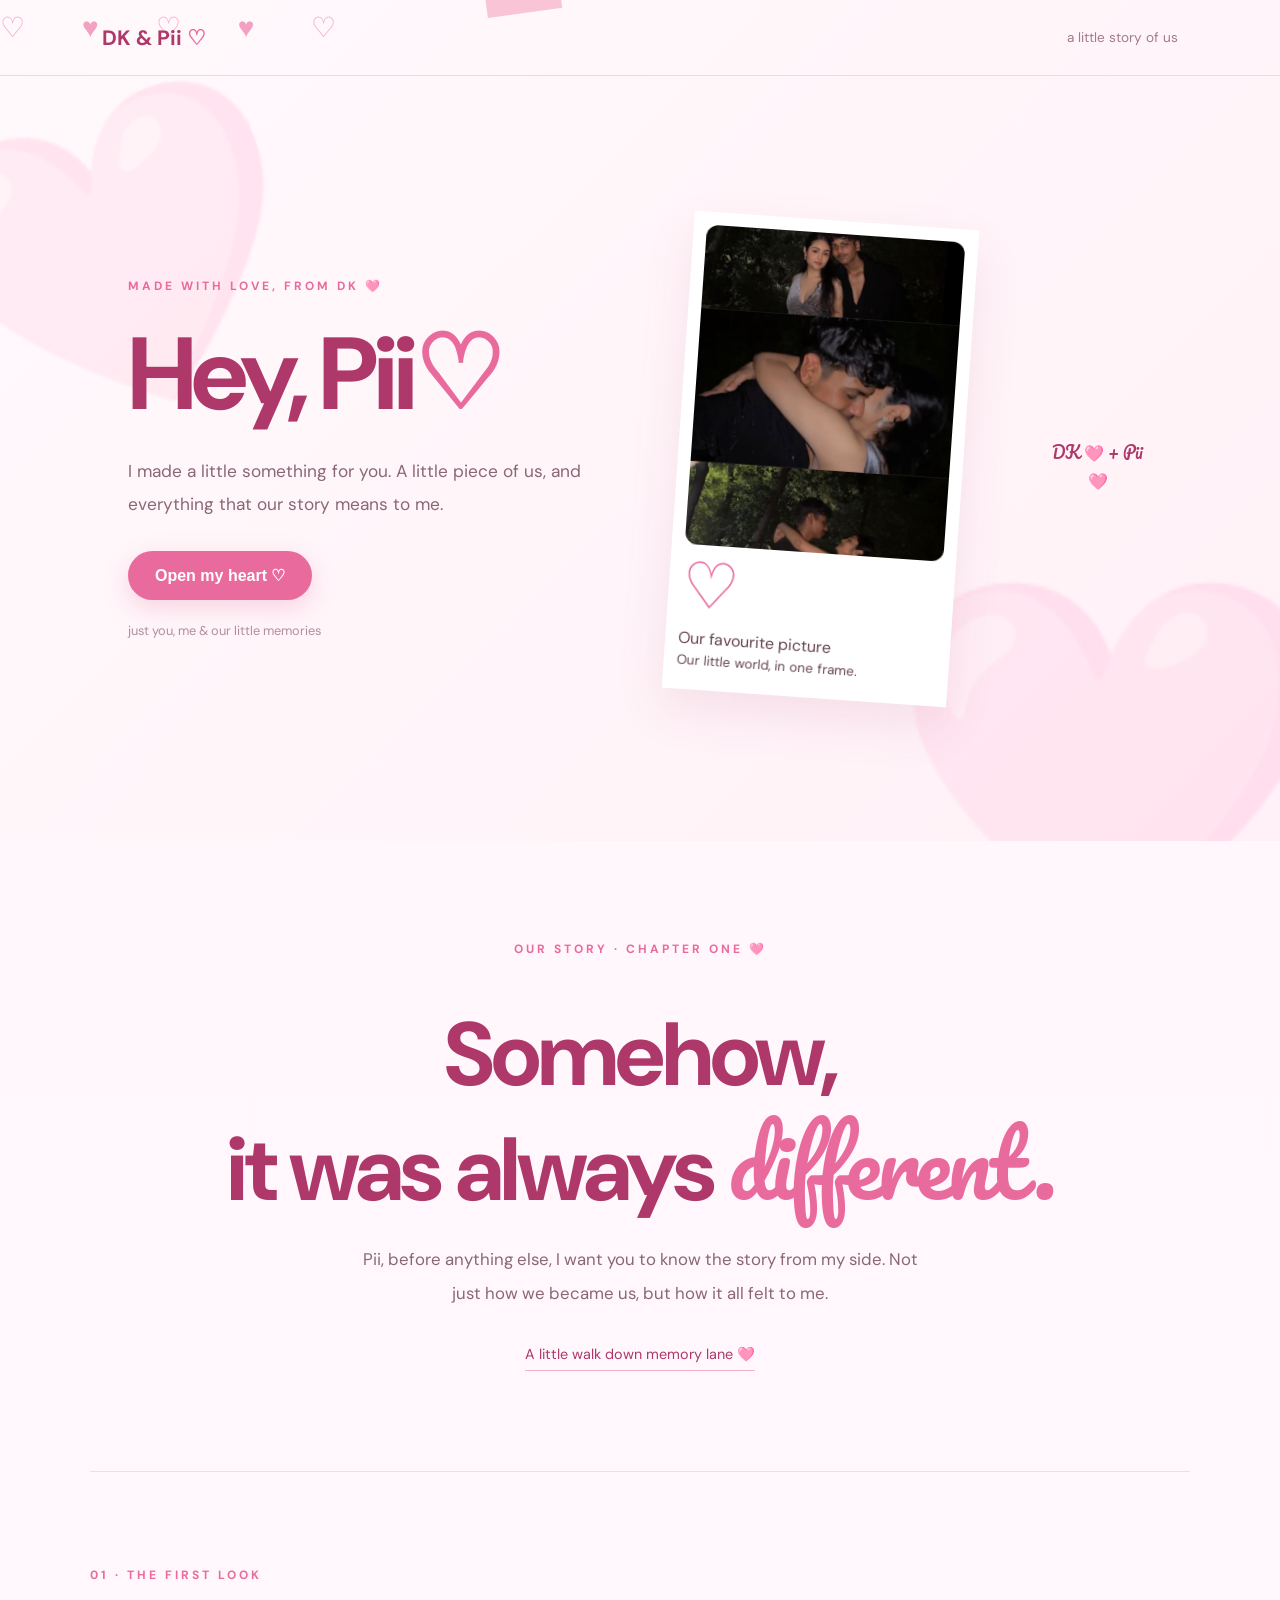
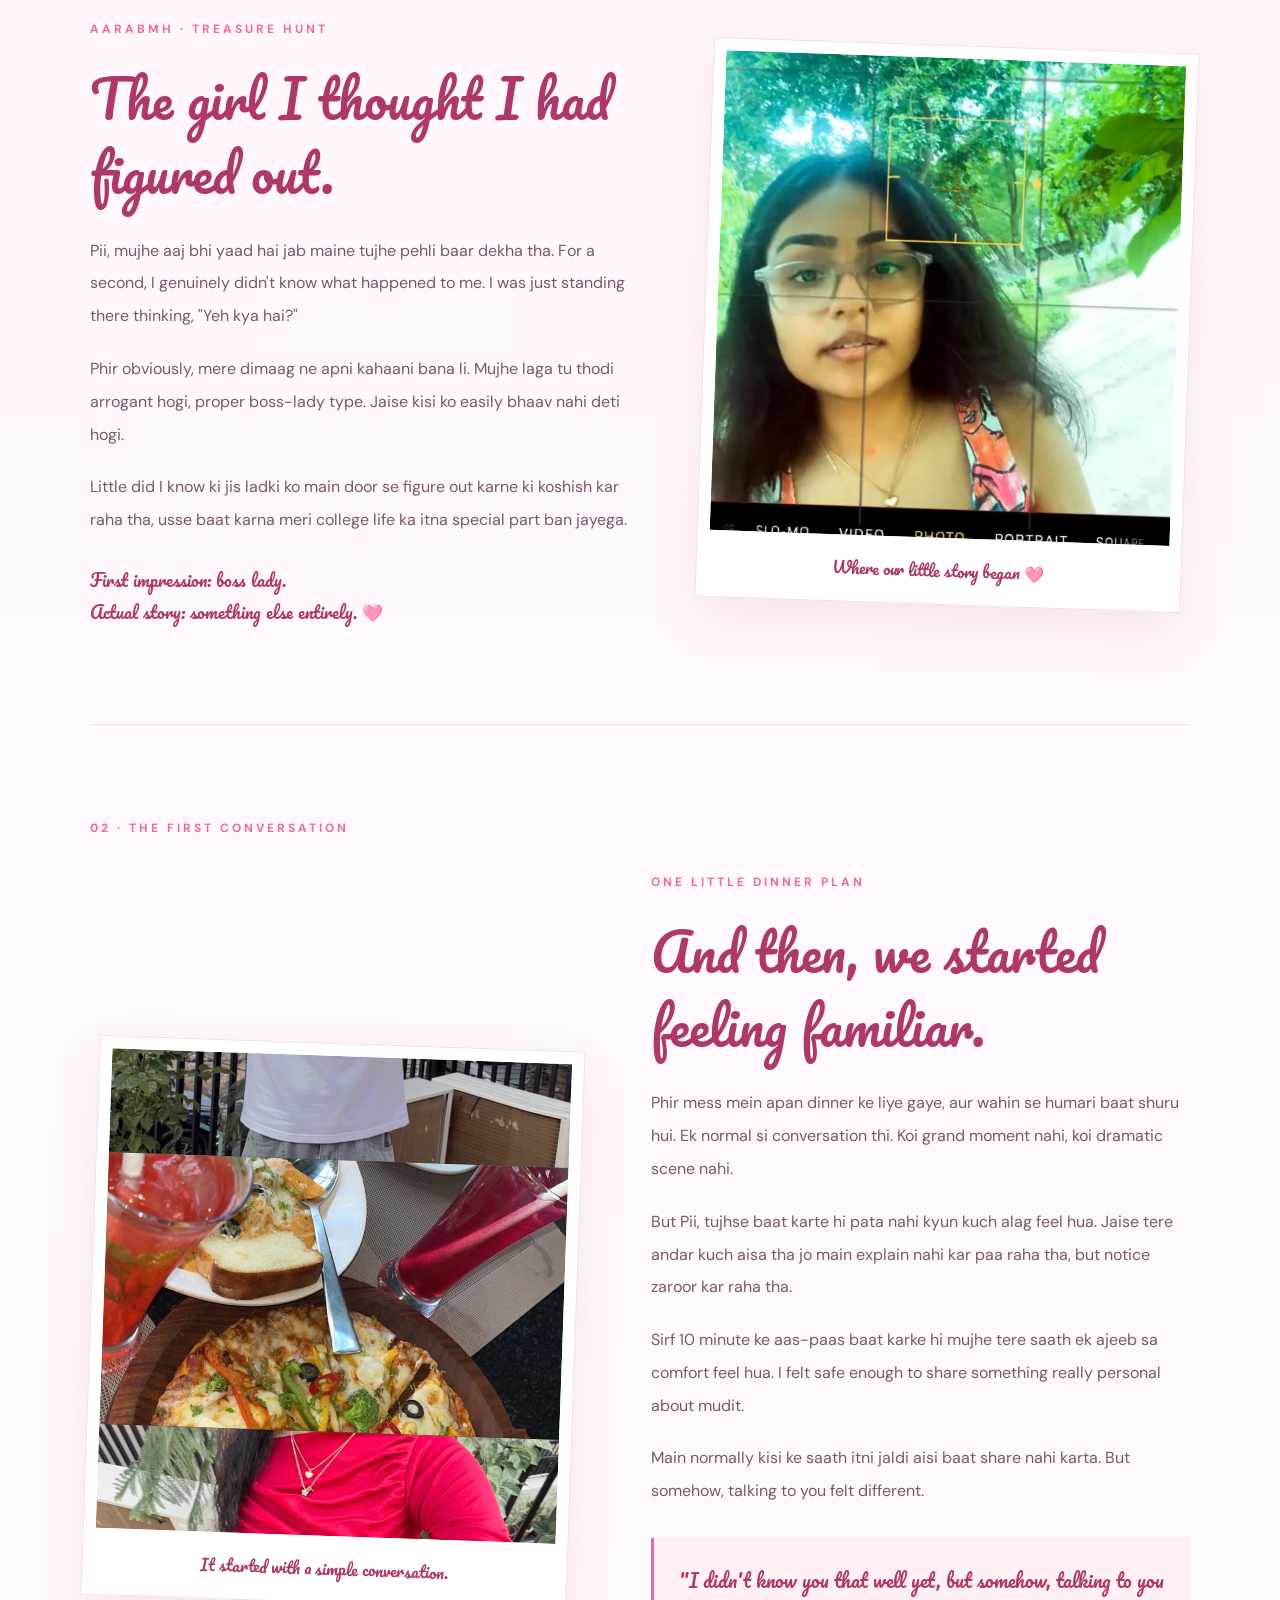
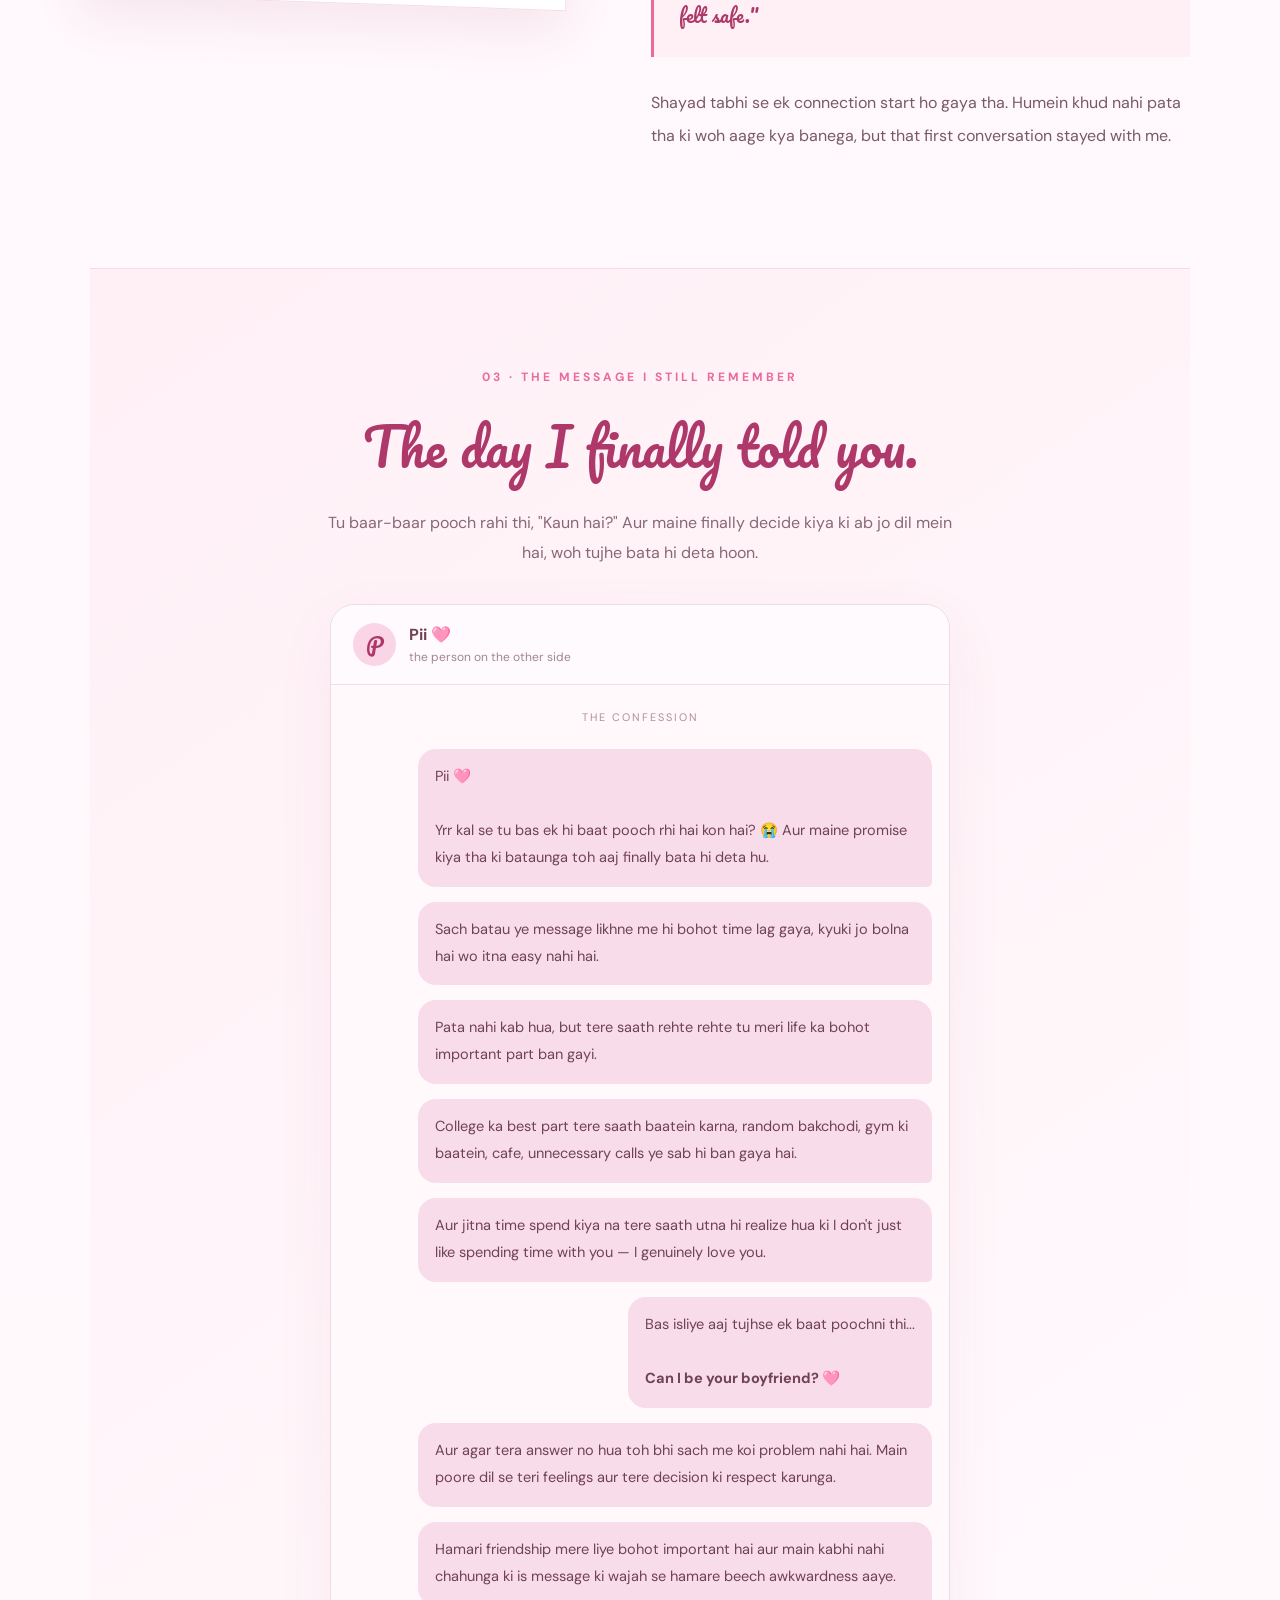
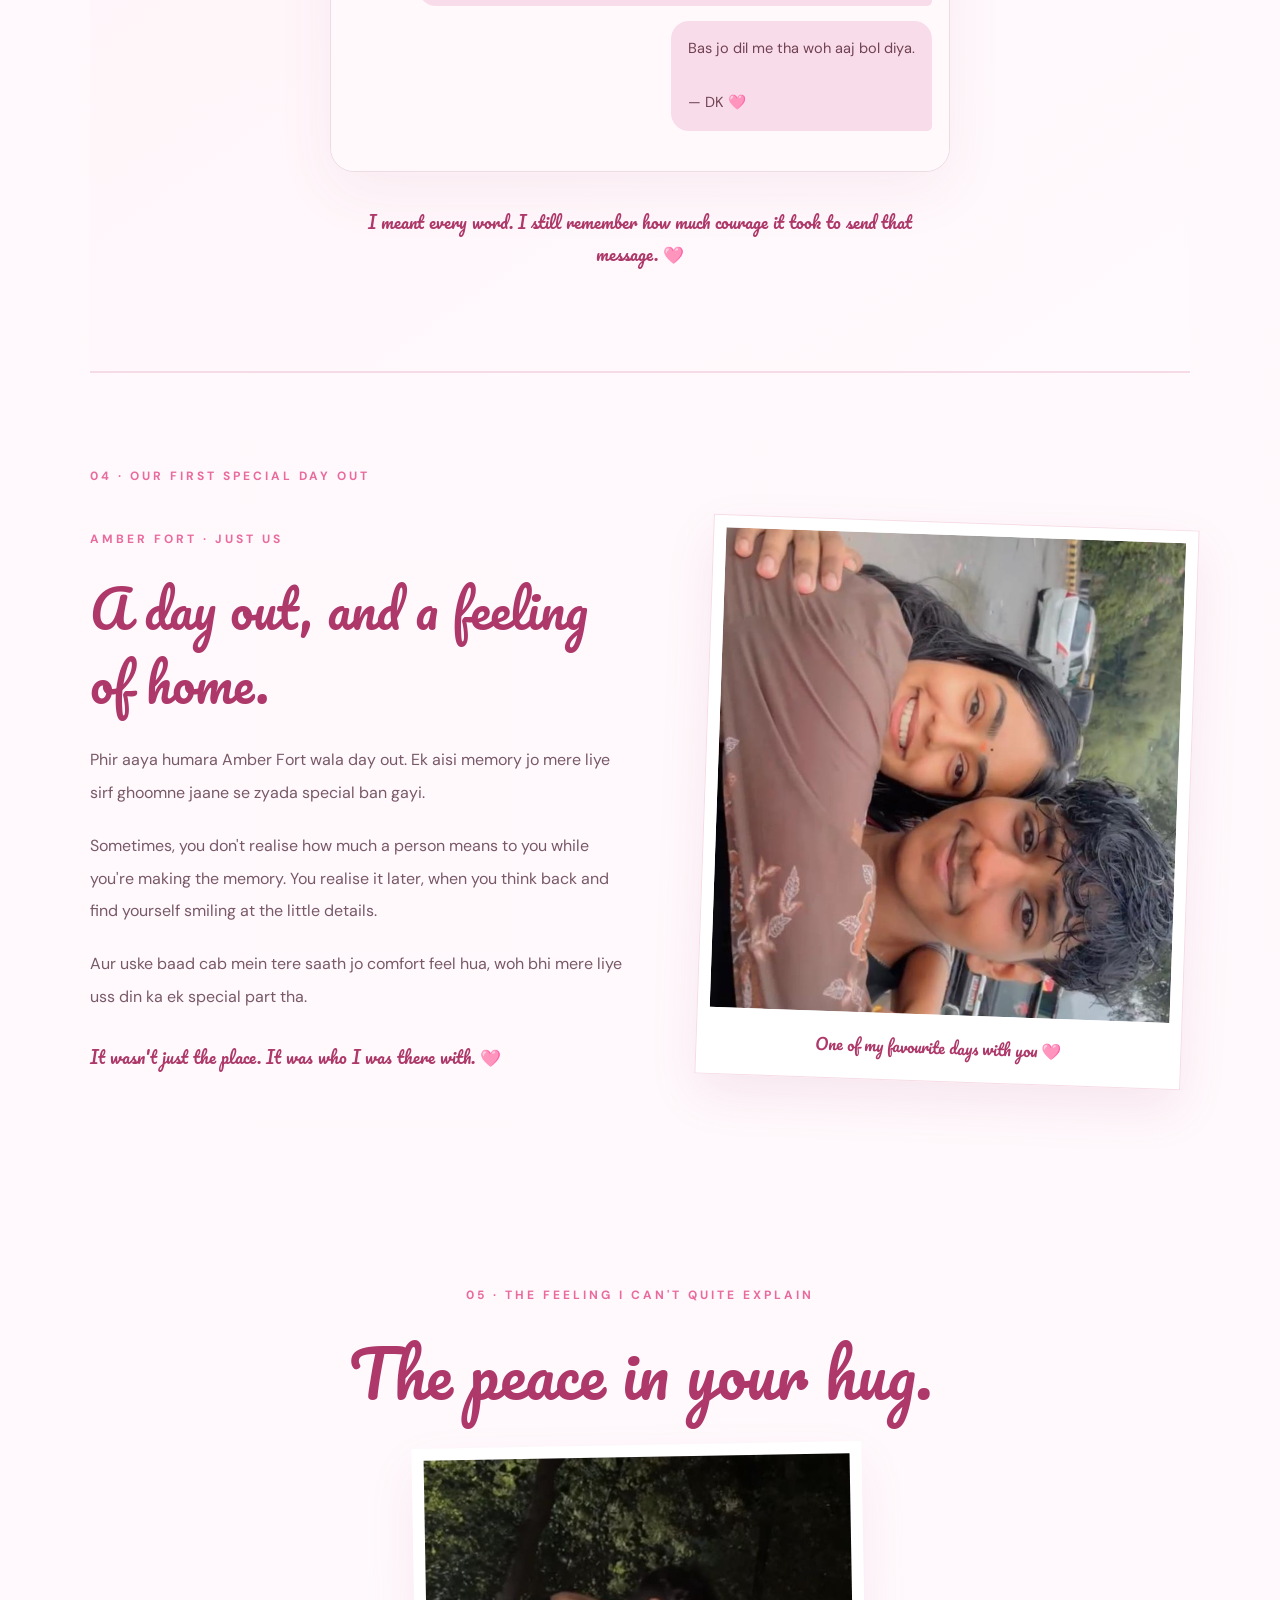
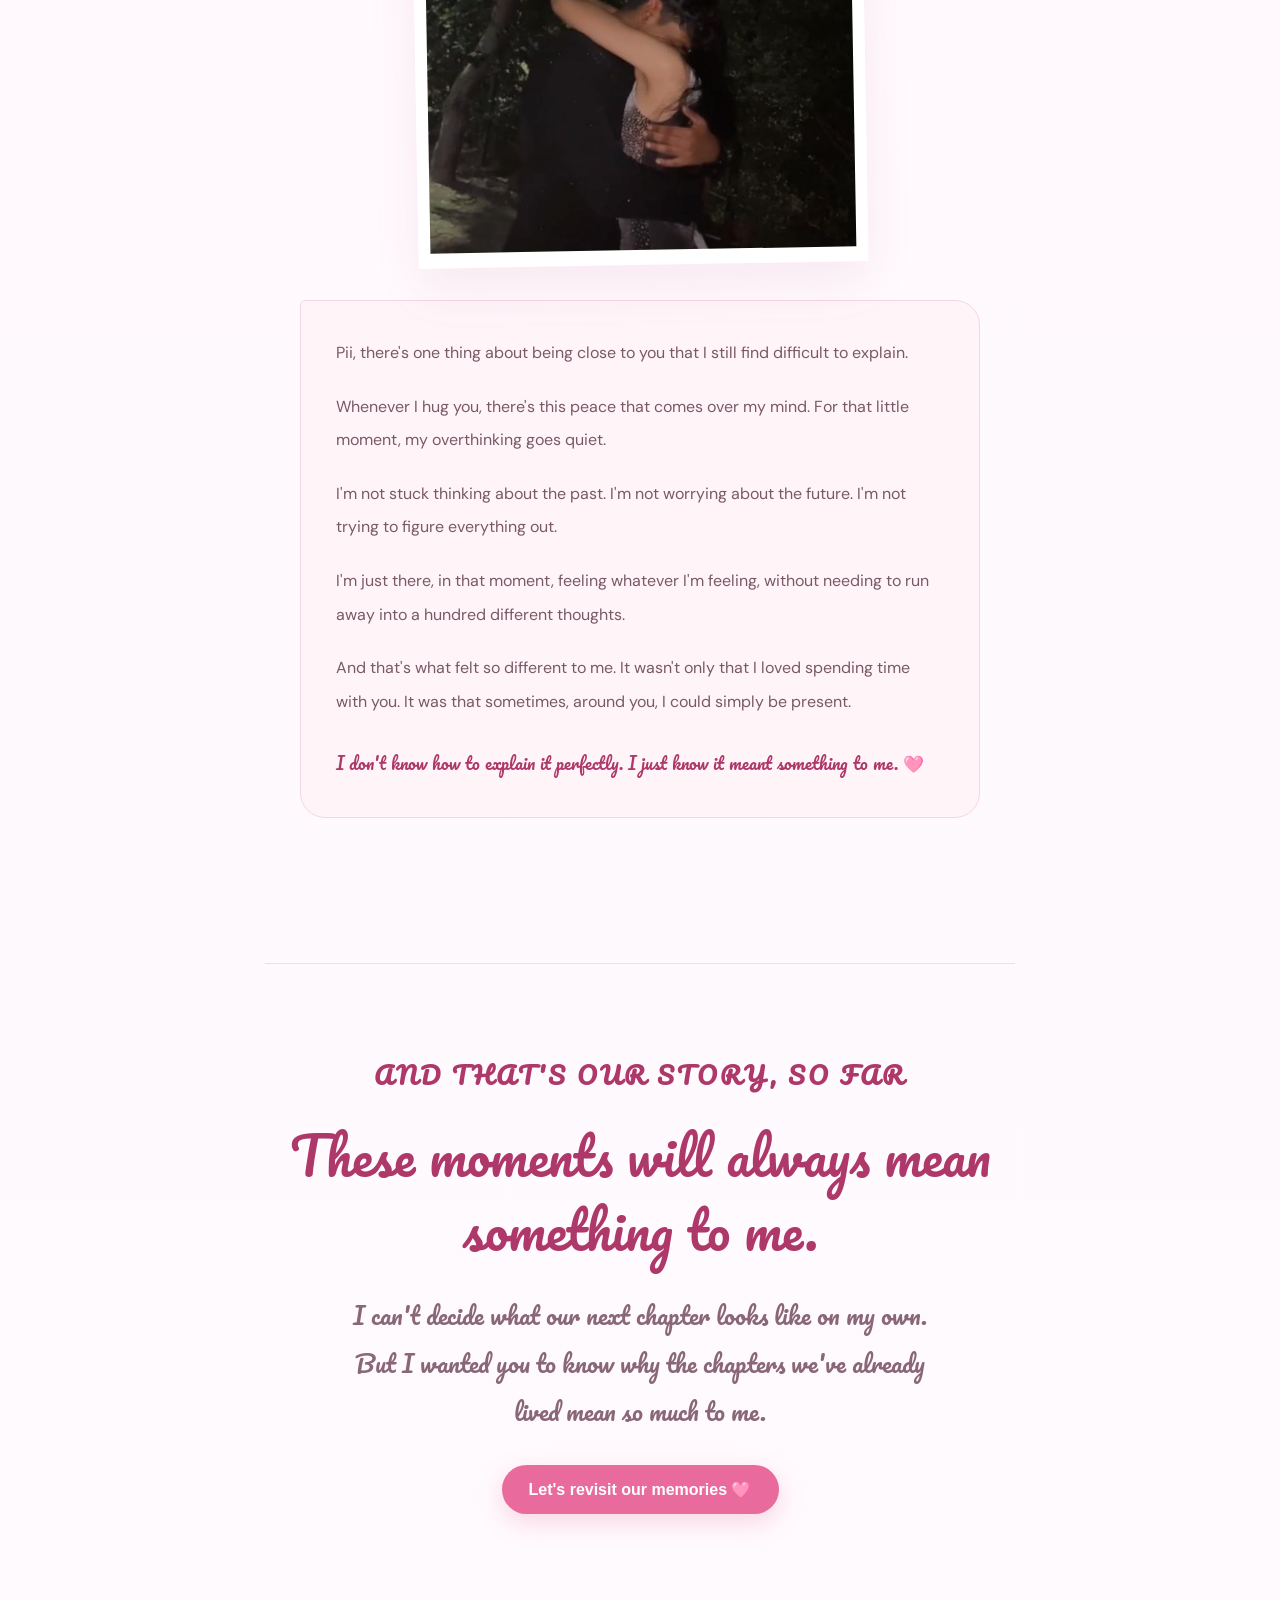
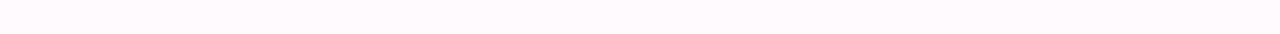
<file: index.html>
<!DOCTYPE html>
<html lang="en">
<head>
    <meta charset="UTF-8">
    <meta name="viewport" content="width=device-width, initial-scale=1.0">
    <title>A Little More Us ♡</title>
    <link rel="stylesheet" href="style.css">
</head>
<body>

    <div class="hearts" aria-hidden="true">
        ♡   ♥   ♡   ♥   ♡
    </div>

    <nav class="navbar">
        <a class="logo" href="#">DK & Pii <span>♡</span></a>
        <span class="nav-note">a little story of us</span>
    </nav>

    <main class="hero">

        <div class="hero-content">
            <p class="eyebrow">MADE WITH LOVE, FROM DK 🩷</p>

            <h1>Hey, Pii<span class="pink">♡</span></h1>

            <p class="subtitle">
                I made a little something for you.
                A little piece of us, and everything
                that our story means to me.
            </p>

            <button id="openStory" class="main-button">
                Open my heart <span>♡</span>
            </button>

            <p class="small-note">
                just you, me & our little memories
            </p>
        </div>

        <div class="photo-card">
           <div class="photo-placeholder">
               <img src="images/pii.jpg" alt="Our favourite picture">
           </div>
                <span class="big-heart">♡</span>
                <p>Our favourite picture</p>
                <small>Our little world, in one frame.</small>
            </div>
            <div class="card-caption">DK 🩷 + Pii 🩷</div>
            <span class="tape"></span>
        </div>

    </main>

<!-- PAGE 2: OUR STORY -->
<section id="story" class="story-page">

    <div class="story-hero">
        <p class="eyebrow">OUR STORY · CHAPTER ONE 🩷</p>
        <h2>Somehow,<br>it was always <span>different.</span></h2>
        <p class="story-intro">
            Pii, before anything else, I want you to know
            the story from my side. Not just how we
            became us, but how it all felt to me.
        </p>
        <a href="#first-meeting" class="scroll-cue">
            A little walk down memory lane 🩷
        </a>
    </div>

    <!-- CHAPTER 1 -->
    <div id="first-meeting" class="story-chapter">
        <div class="chapter-label">01 · THE FIRST LOOK</div>

        <div class="chapter-layout">
            <div class="chapter-copy">
                <p class="eyebrow">AARABMH · TREASURE HUNT</p>
                <h3>The girl I thought I had figured out.</h3>

                <p>
                    Pii, mujhe aaj bhi yaad hai jab maine
                    tujhe pehli baar dekha tha. For a second,
                    I genuinely didn't know what happened
                    to me. I was just standing there thinking,
                    "Yeh kya hai?"
                </p>

                <p>
                    Phir obviously, mere dimaag ne apni
                    kahaani bana li. Mujhe laga tu thodi
                    arrogant hogi, proper boss-lady type.
                    Jaise kisi ko easily bhaav nahi deti hogi.
                </p>

                <p>
                    Little did I know ki jis ladki ko main
                    door se figure out karne ki koshish
                    kar raha tha, usse baat karna meri
                    college life ka itna special part ban jayega.
                </p>

                <div class="handwritten-note">
                    First impression: boss lady.
                    <br>
                    Actual story: something else entirely. 🩷
                </div>
            </div>

            <div class="chapter-visual tilted-photo">
                <div class="photo-slot">
                    <img src="images/aarambh.jpg"
                         alt="A memory from Aarambh"
                         onerror="this.style.display='none'; this.nextElementSibling.style.display='flex';">
                    <div class="photo-fallback">
                        <span>📸</span>
                        <strong>Our Aarambh memory</strong>
                        <small>Add your photo as images/aarambh.jpg</small>
                    </div>
                </div>
                <p class="photo-caption">
                    Where our little story began 🩷
                </p>
            </div>
        </div>
    </div>

    <!-- CHAPTER 2 -->
    <div class="story-chapter reverse-layout">
        <div class="chapter-label">02 · THE FIRST CONVERSATION</div>

        <div class="chapter-layout">
            <div class="chapter-visual tilted-photo">
                <div class="photo-slot">
                    <img src="images/first-memory.jpg"
                         alt="A memory from the beginning"
                         onerror="this.style.display='none'; this.nextElementSibling.style.display='flex';">
                    <div class="photo-fallback">
                        <span>☕</span>
                        <strong>That first conversation</strong>
                        <small>Add a related photo here</small>
                    </div>
                </div>
                <p class="photo-caption">
                    It started with a simple conversation.
                </p>
            </div>

            <div class="chapter-copy">
                <p class="eyebrow">ONE LITTLE DINNER PLAN</p>
                <h3>And then, we started feeling familiar.</h3>

                <p>
                    Phir mess mein apan dinner ke liye gaye,
                    aur wahin se humari baat shuru hui.
                    Ek normal si conversation thi. Koi grand
                    moment nahi, koi dramatic scene nahi.
                </p>

                <p>
                    But Pii, tujhse baat karte hi pata nahi
                    kyun kuch alag feel hua. Jaise tere andar
                    kuch aisa tha jo main explain nahi kar
                    paa raha tha, but notice zaroor kar raha tha.
                </p>

                <p>
                    Sirf 10 minute ke aas-paas baat karke
                    hi mujhe tere saath ek ajeeb sa comfort
                    feel hua. I felt safe enough to share
                    something really personal about mudit.
                    
                </p>

                <p>
                    Main normally kisi ke saath itni jaldi
                    aisi baat share nahi karta. But somehow,
                    talking to you felt different.
                </p>

                <div class="highlight-quote">
                    "I didn't know you that well yet,
                    but somehow, talking to you felt safe."
                </div>

                <p>
                    Shayad tabhi se ek connection start ho
                    gaya tha. Humein khud nahi pata tha ki
                    woh aage kya banega, but that first
                    conversation stayed with me.
                </p>
            </div>
        </div>
    </div>

    <!-- CHAPTER 3 -->
    <div class="proposal-memory">
        <p class="eyebrow">03 · THE MESSAGE I STILL REMEMBER</p>
        <h3>The day I finally told you.</h3>

        <p class="proposal-intro">
            Tu baar-baar pooch rahi thi, "Kaun hai?"
            Aur maine finally decide kiya ki ab jo dil mein
            hai, woh tujhe bata hi deta hoon.
        </p>

        <div class="chat-window">
            <div class="chat-top">
                <div class="chat-avatar">P</div>
                <div>
                    <strong>Pii 🩷</strong>
                    <small>the person on the other side</small>
                </div>
            </div>

            <div class="chat-body">
                <div class="chat-date">THE CONFESSION</div>

                <div class="chat-bubble outgoing">
                    Pii 🩷
                    <br><br>
                    Yrr kal se tu bas ek hi baat pooch rhi
                    hai kon hai? 😭 Aur maine promise kiya
                    tha ki bataunga toh aaj finally bata hi deta hu.
                </div>

                <div class="chat-bubble outgoing">
                    Sach batau ye message likhne me hi
                    bohot time lag gaya, kyuki jo bolna hai
                    wo itna easy nahi hai.
                </div>

                <div class="chat-bubble outgoing">
                    Pata nahi kab hua, but tere saath rehte
                    rehte tu meri life ka bohot important
                    part ban gayi.
                </div>

                <div class="chat-bubble outgoing">
                    College ka best part tere saath baatein
                    karna, random bakchodi, gym ki baatein,
                    cafe, unnecessary calls ye sab hi ban
                    gaya hai.
                </div>

                <div class="chat-bubble outgoing">
                    Aur jitna time spend kiya na tere saath
                    utna hi realize hua ki I don't just like
                    spending time with you — I genuinely
                    love you.
                </div>

                <div class="chat-bubble outgoing">
                    Bas isliye aaj tujhse ek baat poochni thi...
                    <br><br>
                    <strong>Can I be your boyfriend? 🩷</strong>
                </div>

                <div class="chat-bubble outgoing">
                    Aur agar tera answer no hua toh bhi
                    sach me koi problem nahi hai. Main
                    poore dil se teri feelings aur tere
                    decision ki respect karunga.
                </div>

                <div class="chat-bubble outgoing">
                    Hamari friendship mere liye bohot
                    important hai aur main kabhi nahi
                    chahunga ki is message ki wajah se
                    hamare beech awkwardness aaye.
                </div>

                <div class="chat-bubble outgoing">
                    Bas jo dil me tha woh aaj bol diya.
                    <br><br>
                    — DK 🩷
                </div>
            </div>
        </div>

        <p class="handwritten-note confession-caption">
            I meant every word. I still remember
            how much courage it took to send that message. 🩷
        </p>
    </div>

    <!-- CHAPTER 4 -->
    <div class="story-chapter">
        <div class="chapter-label">04 · OUR FIRST SPECIAL DAY OUT</div>

        <div class="chapter-layout">
            <div class="chapter-copy">
                <p class="eyebrow">AMBER FORT · JUST US</p>
                <h3>A day out, and a feeling of home.</h3>

                <p>
                    Phir aaya humara Amber Fort wala day out.
                    Ek aisi memory jo mere liye sirf ghoomne
                    jaane se zyada special ban gayi.
                </p>

                <p>
                    Sometimes, you don't realise how much
                    a person means to you while you're
                    making the memory. You realise it later,
                    when you think back and find yourself
                    smiling at the little details.
                </p>

                <p>
                    Aur uske baad cab mein tere saath jo
                    comfort feel hua, woh bhi mere liye
                    uss din ka ek special part tha.
                </p>

                <div class="handwritten-note">
                    It wasn't just the place.
                    It was who I was there with. 🩷
                </div>
            </div>

            <div class="chapter-visual tilted-photo">
                <div class="photo-slot">
                    <img src="images/amber-fort.jpg"
                         alt="Our Amber Fort day out"
                         onerror="this.style.display='none'; this.nextElementSibling.style.display='flex';">
                    <div class="photo-fallback">
                        <span>🏰</span>
                        <strong>Amber Fort day out</strong>
                        <small>Add your photo as images/amber-fort.jpg</small>
                    </div>
                </div>
                <p class="photo-caption">
                    One of my favourite days with you 🩷
                </p>
            </div>
        </div>
    </div>

    <!-- CHAPTER 5 -->
    <div class="peace-section">
        <p class="eyebrow">05 · THE FEELING I CAN'T QUITE EXPLAIN</p>
        <h3>The peace in your hug.</h3>

        <div class="peace-photo">
            <img src="images/our-memory.jpg"
                 alt="A photo that reminds me of us"
                 onerror="this.style.display='none'; this.nextElementSibling.style.display='flex';">
            <div class="photo-fallback">
                <span>🩷</span>
                <strong>A memory that feels like peace</strong>
                <small>Add a photo that reminds you of this feeling</small>
            </div>
        </div>

        <div class="peace-letter">
            <p>
                Pii, there's one thing about being close to
                you that I still find difficult to explain.
            </p>

            <p>
                Whenever I hug you, there's this peace
                that comes over my mind. For that little
                moment, my overthinking goes quiet.
            </p>

            <p>
                I'm not stuck thinking about the past.
                I'm not worrying about the future.
                I'm not trying to figure everything out.
            </p>

            <p>
                I'm just there, in that moment, feeling
                whatever I'm feeling, without needing
                to run away into a hundred different thoughts.
            </p>

            <p>
                And that's what felt so different to me.
                It wasn't only that I loved spending time
                with you. It was that sometimes, around
                you, I could simply be present.
            </p>

            <p class="handwritten-note">
                I don't know how to explain it perfectly.
                I just know it meant something to me. 🩷
            </p>
        </div>
    </div>

    <!-- ENDING -->
    <div class="story-ending">
        <p class="eyebrow">AND THAT'S OUR STORY, SO FAR</p>
        <h3>These moments will always mean something to me.</h3>

        <p>
            I can't decide what our next chapter looks like
            on my own. But I wanted you to know why the
            chapters we've already lived mean so much to me.
        </p>

        <button id="toMemories" class="main-button">
            Let's revisit our memories 🩷
        </button>
    </div>

</section>



    <div id="welcomeMessage" class="welcome-message hidden">
        <div class="message-card">
            <span class="big-heart">♡</span>
            <h2>For you, Pii 🩷</h2>
            <p>
                Before anything else, I just want you
                to know that our story will always
                mean something special to me.
            </p>
            <button id="closeMessage" class="main-button">
                Let's see our story ♡
            </button>
        </div>
    </div>

    <script src="script.js"></script>
</body>
</html>
</file>
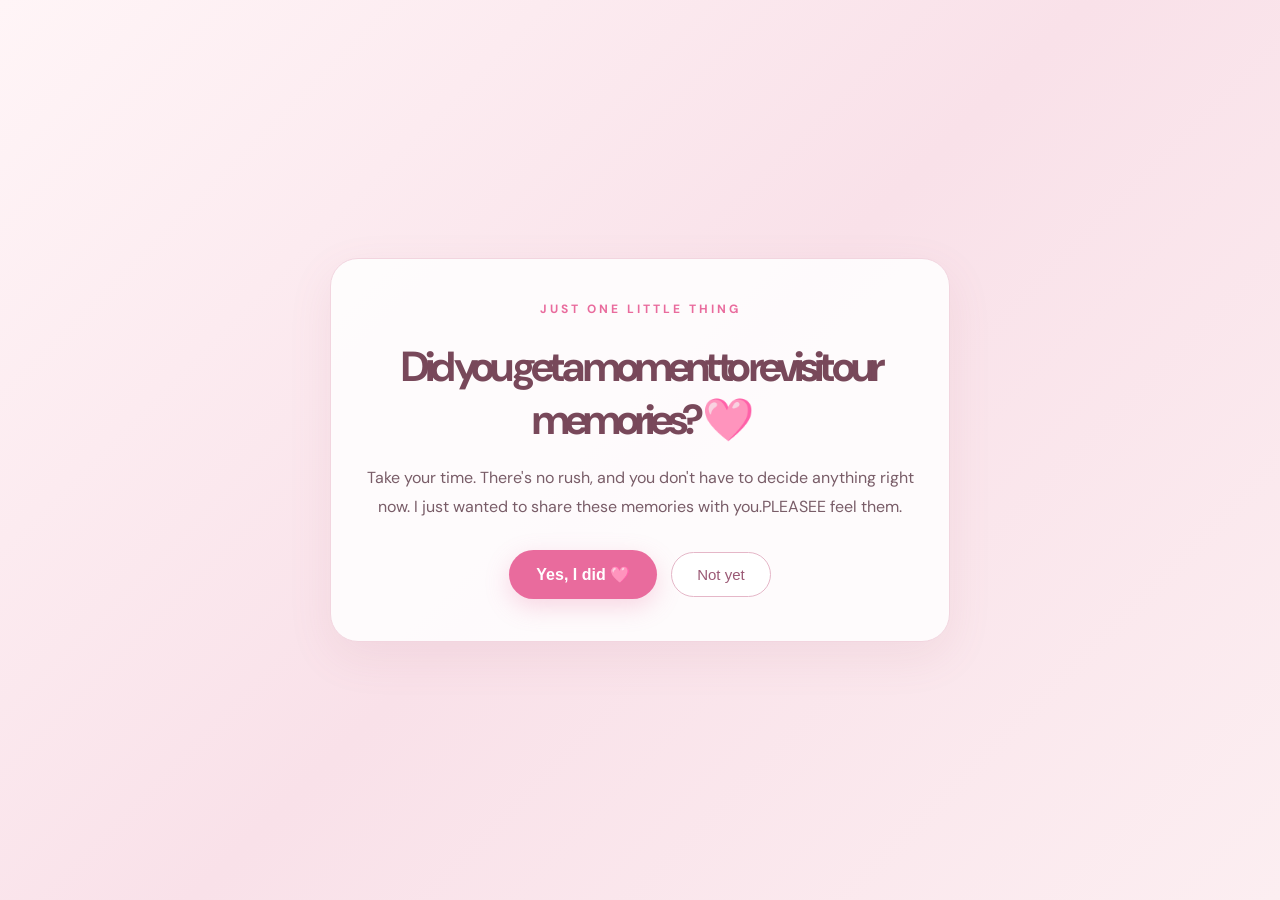
<file: confirmation.html>
<!DOCTYPE html>
<html lang="en">
<head>
    <meta charset="UTF-8">
    <meta name="viewport" content="width=device-width, initial-scale=1.0">
    <title>A Little Question 🩷</title>
    <link rel="stylesheet" href="style.css">
</head>
<body>

    <main class="confirmation-page">
        <div class="confirmation-card">

            <p class="eyebrow">JUST ONE LITTLE THING</p>

            <h1>Did you get a moment to revisit our memories? 🩷</h1>

            <p class="confirmation-text">
                Take your time. There's no rush, and you don't have to
                decide anything right now. I just wanted to share these
                memories with you.PLEASEE feel them.
            </p>

            <div class="confirmation-buttons">
                <button id="yesButton" class="main-button">
                    Yes, I did 🩷
                </button>

                <button id="laterButton" class="secondary-button">
                    Not yet
                </button>
            </div>

            <div id="codeSection" class="hidden">
                <p class="confirmation-text">
                    Thank you for taking a moment. If you'd like to read
                    what I wrote for you, enter the little code below. 🩷
                </p>

                <input
                    type="text"
                    id="secretCode"
                    placeholder="Enter the code"
                    autocomplete="off"
                >

                <button id="unlockButton" class="main-button">
                    Unlock 🩷
                </button>

                <p id="errorMessage" role="status"></p>
            </div>

            <p id="laterMessage" class="hidden">
                That's completely okay. Take all the time you need. 🩷
                <br><br>
                <a href="memories.html">Go back to the memories</a>
            </p>

        </div>
    </main>

    <script>
        const yesButton = document.getElementById("yesButton");
        const laterButton = document.getElementById("laterButton");
        const codeSection = document.getElementById("codeSection");
        const laterMessage = document.getElementById("laterMessage");
        const unlockButton = document.getElementById("unlockButton");
        const secretCode = document.getElementById("secretCode");
        const errorMessage = document.getElementById("errorMessage");

        yesButton.addEventListener("click", function () {
            codeSection.classList.remove("hidden");
            laterMessage.classList.add("hidden");
            yesButton.classList.add("hidden");
            laterButton.classList.add("hidden");
        });

        laterButton.addEventListener("click", function () {
            laterMessage.classList.remove("hidden");
            codeSection.classList.add("hidden");
        });

        unlockButton.addEventListener("click", function () {
            if (secretCode.value.trim().toUpperCase() === "DK") {
                window.location.href = "final.html";
            } else {
                errorMessage.textContent = "That code doesn't seem right. Try again 🩷";
            }
        });
    </script>

</body>
</html>
</file>
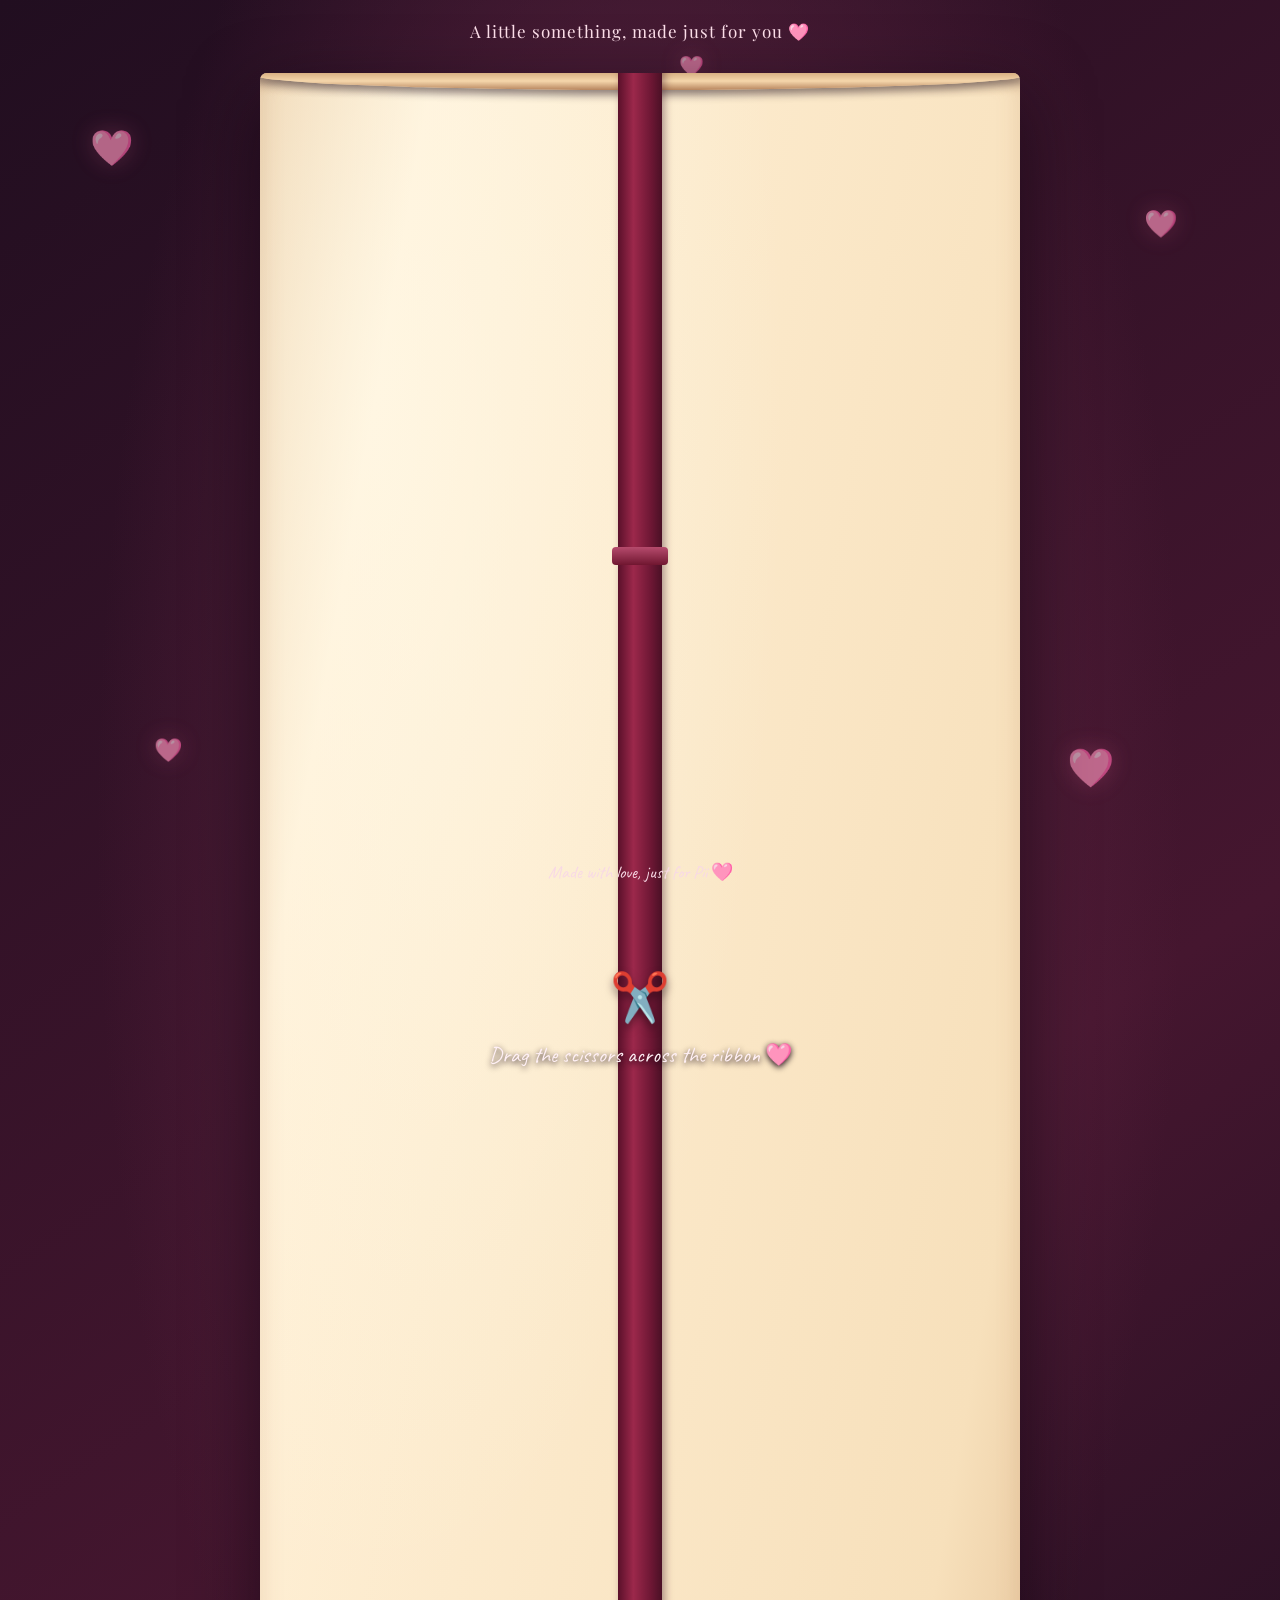
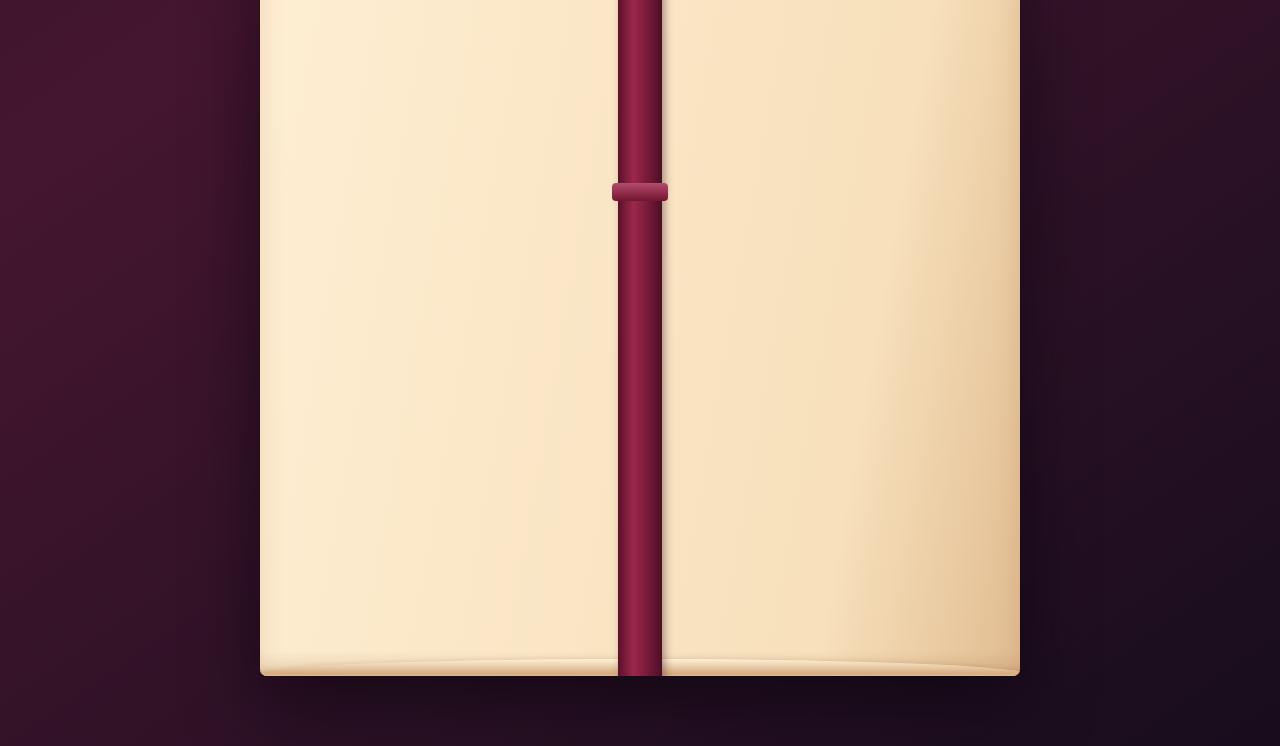
<file: final.html>
<!DOCTYPE html>
<html lang="en">
<head>
<meta charset="UTF-8">
<meta name="viewport" content="width=device-width, initial-scale=1.0">
<title>For Pii 🩷</title>

<style>
@import url('https://fonts.googleapis.com/css2?family=Caveat:wght@400;500;600;700&family=Playfair+Display:ital,wght@0,500;0,600;1,500&display=swap');

:root {
    --pink: #f6a9c5;
    --deep-pink: #d75b87;
    --burgundy: #731e3b;
    --paper: #fff0d6;
    --ink: #573443;
}

* {
    box-sizing: border-box;
}

body {
    margin: 0;
    min-height: 100vh;
    overflow-x: hidden;
    color: var(--ink);
    font-family: 'Caveat', cursive;
    background:
        radial-gradient(ellipse at 50% 35%, #6c2949 0%, transparent 60%),
        linear-gradient(145deg, #210e20, #45162f 55%, #170d1d);
}

button {
    font: inherit;
}

.scene {
    min-height: 100vh;
    position: relative;
    display: flex;
    align-items: center;
    justify-content: center;
    padding: 45px 18px 70px;
    isolation: isolate;
}

/* Floating pink hearts */
.heart {
    position: fixed;
    z-index: -1;
    color: #ff9dc4;
    font-size: 30px;
    opacity: .65;
    pointer-events: none;
    filter: drop-shadow(0 0 12px #fa6da055);
    animation: floatHeart 7s ease-in-out infinite;
}

.heart:nth-child(1) { left: 7%; top: 14%; font-size: 35px; }
.heart:nth-child(2) { right: 8%; top: 23%; font-size: 27px; animation-delay: -2s; }
.heart:nth-child(3) { left: 12%; bottom: 15%; font-size: 23px; animation-delay: -4s; }
.heart:nth-child(4) { right: 13%; bottom: 12%; font-size: 38px; animation-delay: -1s; }
.heart:nth-child(5) { right: 45%; top: 6%; font-size: 20px; animation-delay: -3s; }

@keyframes floatHeart {
    0%, 100% { transform: translateY(0) rotate(-8deg); }
    50% { transform: translateY(-22px) rotate(9deg); }
}

.intro {
    position: absolute;
    top: 20px;
    left: 15px;
    right: 15px;
    text-align: center;
    color: #ffe1ec;
    font-family: 'Playfair Display', serif;
    font-size: clamp(13px, 2.5vw, 17px);
    letter-spacing: 1px;
}

/* Scroll stage */
.scroll-stage {
    width: min(100%, 760px);
    position: relative;
    display: flex;
    justify-content: center;
    perspective: 1200px;
    margin-top: 28px;
}

.scroll {
    width: 100%;
    position: relative;
    border-radius: 7px;
    background:
        radial-gradient(ellipse at 15% 15%, #fff9e8aa, transparent 45%),
        linear-gradient(100deg, #e7c69b, #fff0d6 15%, #f7e0bb 82%, #e1bc91);
    box-shadow:
        0 25px 70px #09030c99,
        inset 0 0 24px #9c5e342c;
    transform-origin: top center;
    transition:
        max-height 1.5s ease,
        opacity .8s ease,
        transform 1.2s ease;
    overflow: hidden;
}

.scroll::before,
.scroll::after {
    content: "";
    position: absolute;
    left: 0;
    right: 0;
    height: 24px;
    z-index: 2;
    pointer-events: none;
    background: linear-gradient(
        to bottom,
        #a56e4230,
        transparent
    );
}

.scroll::before { top: 0; }
.scroll::after {
    bottom: 0;
    transform: rotate(180deg);
}

.letter {
    padding: clamp(23px, 5vw, 48px);
    opacity: 0;
    transform: translateY(20px);
    transition: opacity 1.1s ease .8s, transform 1.1s ease .8s;
    font-size: clamp(18px, 2.5vw, 22px);
    line-height: 1.43;
}

.letter h1 {
    font-family: 'Playfair Display', serif;
    font-weight: 500;
    font-size: clamp(30px, 5vw, 42px);
    color: #a7355d;
    text-align: center;
    margin: 0 0 25px;
}

.letter p {
    margin: 0 0 18px;
    white-space: normal;
}

.letter .signature {
    margin-top: 26px;
    text-align: right;
    font-size: 29px;
    color: #a7355d;
}

.letter .love-line {
    text-align: center;
    font-family: 'Playfair Display', serif;
    color: #b43b67;
    font-size: clamp(20px, 3.5vw, 28px);
    margin: 25px 0;
}

.letter .bf-question {
    text-align: center;
    font-family: 'Playfair Display', serif;
    color: #8c294f;
    font-size: clamp(22px, 3.5vw, 29px);
    margin: 25px 0;
}

/* Closed scroll ends */
.scroll-ends {
    position: absolute;
    z-index: 4;
    left: -10px;
    right: -10px;
    top: -15px;
    height: 32px;
    border-radius: 50%;
    background: linear-gradient(#fff0d7, #d6ad80 45%, #f5d6ab 72%, #b7855e);
    box-shadow: 0 5px 9px #180b1c77;
    transition: opacity .5s ease;
}

.scroll-ends.bottom {
    top: auto;
    bottom: -15px;
}

.ribbon {
    position: absolute;
    z-index: 6;
    left: 50%;
    top: -18px;
    bottom: -18px;
    width: 44px;
    transform: translateX(-50%);
    background: linear-gradient(90deg, #5a102a, #9c284b 35%, #6d1734 75%, #4a1025);
    box-shadow: 3px 0 8px #37102166;
    transition: opacity .35s ease;
}

.ribbon::before,
.ribbon::after {
    content: "";
    position: absolute;
    left: -6px;
    width: 56px;
    height: 18px;
    background: linear-gradient(#b64b6d, #701630);
    border-radius: 4px;
}

.ribbon::before { top: 22%; }
.ribbon::after { bottom: 22%; }

/* Scissors control */
.scissors {
    position: absolute;
    z-index: 10;
    left: 50%;
    top: 42%;
    transform: translate(-50%, -50%);
    font-family: sans-serif;
    font-size: 48px;
    cursor: grab;
    touch-action: none;
    user-select: none;
    filter: drop-shadow(0 5px 4px #18030c88);
    transition: filter .2s;
}

.scissors:active {
    cursor: grabbing;
    filter: drop-shadow(0 0 12px #ffbad4);
}

.hint {
    position: absolute;
    z-index: 8;
    top: calc(42% + 43px);
    left: 0;
    right: 0;
    text-align: center;
    color: #fff0f5;
    font-size: 22px;
    text-shadow: 0 2px 6px #160512;
    pointer-events: none;
    transition: opacity .3s ease;
}

.instruction {
    position: fixed;
    z-index: 20;
    bottom: 17px;
    left: 12px;
    right: 12px;
    text-align: center;
    color: #f8d9e5;
    font-size: 18px;
}

/* Open state */
.scene.open .ribbon,
.scene.open .scissors,
.scene.open .hint {
    opacity: 0;
    pointer-events: none;
}

.scene.open .scroll-ends {
    opacity: 0;
}

.scene.open .scroll {
    overflow: hidden;
    animation: unfurl 1.5s cubic-bezier(.2,.7,.2,1) forwards;
}

.scene.open .letter {
    opacity: 1;
    transform: translateY(0);
}

@keyframes unfurl {
    0% {
        max-height: 190px;
        transform: rotateX(-8deg) scaleY(.9);
    }
    55% {
        max-height: 1500px;
        transform: rotateX(0) scaleY(1.01);
    }
    100% {
        max-height: 3000px;
        transform: rotateX(0) scaleY(1);
    }
}

/* Petal shower */
.petal {
    position: fixed;
    z-index: 30;
    top: -35px;
    pointer-events: none;
    animation: fall linear forwards;
    filter: drop-shadow(0 2px 2px #6d173333);
}

@keyframes fall {
    0% {
        transform: translate3d(0, -5vh, 0) rotate(0deg);
        opacity: 0;
    }
    10% { opacity: 1; }
    100% {
        transform: translate3d(var(--drift), 110vh, 0) rotate(650deg);
        opacity: .2;
    }
}

.open-again {
    display: none;
    margin: 25px auto 0;
    padding: 12px 24px;
    border: 1px solid #b54b70;
    border-radius: 999px;
    color: #8c294f;
    background: #fff4e5;
    font-size: 20px;
    cursor: pointer;
}

.scene.open .open-again {
    display: block;
}

@media (max-width: 480px) {
    .scene {
        padding: 65px 13px 75px;
        align-items: flex-start;
    }

    .scroll-stage {
        margin-top: 65px;
    }

    .letter {
        padding: 27px 21px;
        font-size: 19px;
        line-height: 1.4;
    }

    .scissors { font-size: 43px; }
}
</style>
</head>

<body>
<div class="scene" id="scene">

    <span class="heart">🩷</span>
    <span class="heart">🩷</span>
    <span class="heart">🩷</span>
    <span class="heart">🩷</span>
    <span class="heart">🩷</span>

    <div class="intro">A little something, made just for you 🩷</div>

    <div class="scroll-stage">
        <div class="scroll" id="scroll">

            <div class="scroll-ends"></div>
            <div class="scroll-ends bottom"></div>

            <div class="ribbon" id="ribbon"></div>

            <div class="letter" id="letter">

                <!-- EDIT YOUR LETTER TEXT BELOW -->

                <h1>Pii🩷</h1>

                <p>
                    Pii🩷, maine yeh letter 16 October ko likha tha, aur main chahta tha
                    ki tujhe yeh tab doon jab main apni galtiyon ko sirf accept hi nahi,
                    balki genuinely samajhne bhi lagun. Jab main apne actions ko teri
                    nazar se dekh sakun aur samajh sakun ki meri kuch baaton aur
                    expectations ne tujhe kaisa feel karwaya hoga. I know shayad mujhe
                    yeh sab samajhne mein der lag gayi. Sirf sorry bolne se jo hua woh
                    undo nahi ho sakta, but I genuinely want to learn from it.
                </p>

                <p>
                    Maine yeh website humari memories ke liye banayi hai — Aarambh ka
                    Treasure Hunt, cab rides, gym, café, freshers, woh hugs aur humari
                    chhoti-chhoti baatein. Mere liye yeh sirf memories nahi hain, Pii.
                    Yeh meri life ke woh moments hain jinhe main aaj bhi bohot pyaar
                    se yaad karta hoon. 🩷
                </p>

                <p>
                    Main yeh nahi bolunga ki main suddenly perfect ho gaya hoon.
                    Main abhi bhi khud ko samajh raha hoon, but mujhe apni galtiyan
                    pehle se zyada clearly dikhne lagi hain. Main kabhi controlling
                    hua, tujhe judge kiya aur tujhe woh freedom aur peace nahi de paaya
                    jo tujhe milni chahiye thi. I am genuinely sorry, Pii. Pyaar ka
                    matlab kisi ko apne hisaab se rakhna nahi, balki usse apni
                    individuality ke saath comfortable feel karwana hai. Main chahta
                    hoon ki mere actions se tujhe yeh difference dikhe, sirf meri
                    baaton se nahi.
                </p>

                <p>
                    Meri phool si bandi, I still love you. Bohot zyada. Aur main sirf
                    humara relationship miss nahi karta, main <em>tujhe</em> miss
                    karta hoon. Mujhe achha lagta hai tujhse apni random baatein share
                    karna, but main woh bhi miss karta hoon jab tu khud se apni baatein
                    batati thi, apne din ke baare mein share karti thi aur chhoti si
                    cheez bhi mujhe batane ka mann karta tha. Woh comfort, woh closeness,
                    woh feeling ki hum ek doosre ki lives ka natural part hain. Main
                    nahi chahta ki tu force karke kuch share kare; bas wish karta hoon
                    ki kabhi dheere-dheere tera mann phir se kare. 🩷
                </p>

                <p>
                    Pii, I know tune mujhe bataya hai ki tere feelings mere liye
                    dheere-dheere khatam ho gaye hain, and I am not going to pretend
                    ki tune aisa kabhi kaha hi nahi. Main teri baat seriously leta
                    hoon. Shayad relationship mein na hone se tujhe ab zyada freedom,
                    peace aur lightness feel hoti ho, aur main teri iss feeling ko
                    galat nahi kehna chahta. Agar humare saath hote hue tujhe burdened
                    ya restricted feel hua, toh mujhe samajhna chahiye ki aisa kyun
                    hua. Main yeh bhi samajhta hoon ki care karne ka matlab relationship
                    wali feelings hona zaroori nahi hai, but mere dil mein abhi bhi
                    humare liye ek chhoti si hope hai.
                </p>

                <p>
                    Mujhe lagta hai meri sabse badi galti yahi thi ki maine kabhi-kabhi
                    tujhe apne hisaab se change karna chaha, jabki mujhe tujhe waise hi
                    accept karna chahiye tha jaisi tu hai. I can't change what happened,
                    but I can take responsibility for what I do from here. Main apni
                    controlling tendencies aur apne behaviour ko genuinely improve
                    karna chahta hoon — sirf tujhe wapas paane ke liye nahi, balki
                    kyunki mujhe khud bhi better banna hai.
                </p>

                <p>
                    Pii, agar tere dil mein bhi humare liye ek genuine chance dene ki
                    willingness ho, toh can we please try once more, slowly, without
                    pressure? Iss baar pehle jaisa nahi — main chahta hoon ki hum zyada
                    understanding, trust, freedom aur space ke saath try karein. Main
                    promise nahi karunga ki sab kuch overnight perfect ho jayega, but
                    I genuinely want to do better. Main tujhe change karne ki jagah
                    tujhe samajhna chahta hoon. Aur Mata Rani se bas yahi hope hai ki
                    agar hum dono ke liye saath hona sahi hai, toh woh humare liye
                    cheezein achhi karein. 🩷
                </p>

                <p>
                    And haan, ek baat toh bolni hi hai —
                    <em>I want my malkin back.</em> 😭🩷 Meri cute si, phool si bandi.
                    But sabse pehle, main chahta hoon ki tu khush rahe aur mere saath
                    kabhi khud ko lose na kare.
                </p>

                <p>
                    Thank you for being such a special part of my life, Pii. Jo bhi
                    aage ho, humne jo moments share kiye hain, woh mere liye hamesha
                    special rahenge. Main unhe kabhi regret nahi karunga.
                </p>

                <p class="love-line">
                    I LOVE YOU, PRIYANSHI SHARMA. 🩷
                </p>

                <p class="bf-question">Could I be your boyfriend? 🩷</p>

                <p>
                    Take your time, Pii. You don't owe me a yes just because I wrote
                    all this or made this website. Main bas chahta tha ki tu meri
                    feelings ek baar samajh sake. Jo bhi tera honest answer ho,
                    main usse respect karne ki koshish karunga.
                </p>

                <p class="signature">Your DK 🩷</p>

                <!-- END OF LETTER -->

                <button class="open-again" id="petalsButton">
                    More flowers for you 🩷
                </button>

            </div>
        </div>

        <div class="scissors" id="scissors"
             role="button" tabindex="0"
             aria-label="Drag scissors across the ribbon to cut it">✂️</div>

        <div class="hint" id="hint">Drag the scissors across the ribbon 🩷</div>
    </div>

    <div class="instruction" id="instruction">
        Made with love, just for Pii 🩷
    </div>
</div>

<script>
const scene = document.getElementById("scene");
const scroll = document.getElementById("scroll");
const scissors = document.getElementById("scissors");
const ribbon = document.getElementById("ribbon");
const hint = document.getElementById("hint");
const instruction = document.getElementById("instruction");
const petalsButton = document.getElementById("petalsButton");

let dragging = false;
let startX = 0;
let startY = 0;
let hasOpened = false;

function positionScissors(x, y) {
    const stage = document.querySelector(".scroll-stage");
    const rect = stage.getBoundingClientRect();

    scissors.style.left = (x - rect.left) + "px";
    scissors.style.top = (y - rect.top) + "px";
}

scissors.addEventListener("pointerdown", (event) => {
    if (hasOpened) return;

    dragging = true;
    startX = event.clientX;
    startY = event.clientY;

    scissors.setPointerCapture(event.pointerId);
    event.preventDefault();
});

scissors.addEventListener("pointermove", (event) => {
    if (!dragging || hasOpened) return;

    positionScissors(event.clientX, event.clientY);

    const distanceX = Math.abs(event.clientX - startX);
    const distanceY = Math.abs(event.clientY - startY);

    // A clear drag across the ribbon cuts it.
    if (distanceX > 65 || distanceY > 85) {
        dragging = false;
        cutRibbon();
    }
});

scissors.addEventListener("pointerup", () => {
    dragging = false;
});

scissors.addEventListener("pointercancel", () => {
    dragging = false;
});

scissors.addEventListener("keydown", (event) => {
    if ((event.key === "Enter" || event.key === " ") && !hasOpened) {
        event.preventDefault();
        cutRibbon();
    }
});

function cutRibbon() {
    if (hasOpened) return;
    hasOpened = true;

    scene.classList.add("open");
    ribbon.style.transform = "translateX(-50%) scaleX(0.1) rotate(10deg)";
    ribbon.style.opacity = "0";
    scissors.style.opacity = "0";
    hint.style.opacity = "0";
    instruction.textContent = "For you, Pii. Always with care. 🩷";

    setTimeout(() => {
        scroll.style.overflow = "visible";
        makePetals(65);
    }, 900);
}

function makePetals(amount) {
    const flowers = ["🌸", "🌷", "🌺", "🩷", "🌸"];

    for (let i = 0; i < amount; i++) {
        const petal = document.createElement("span");
        petal.className = "petal";
        petal.textContent = flowers[Math.floor(Math.random() * flowers.length)];

        petal.style.left = Math.random() * 100 + "vw";
        petal.style.fontSize = (15 + Math.random() * 20) + "px";
        petal.style.animationDuration = (4 + Math.random() * 5) + "s";
        petal.style.animationDelay = (Math.random() * 2) + "s";
        petal.style.setProperty("--drift", (Math.random() * 180 - 90) + "px");

        document.body.appendChild(petal);

        setTimeout(() => petal.remove(), 11000);
    }
}

petalsButton.addEventListener("click", () => {
    makePetals(35);
});
</script>
</body>
</html>
</file>
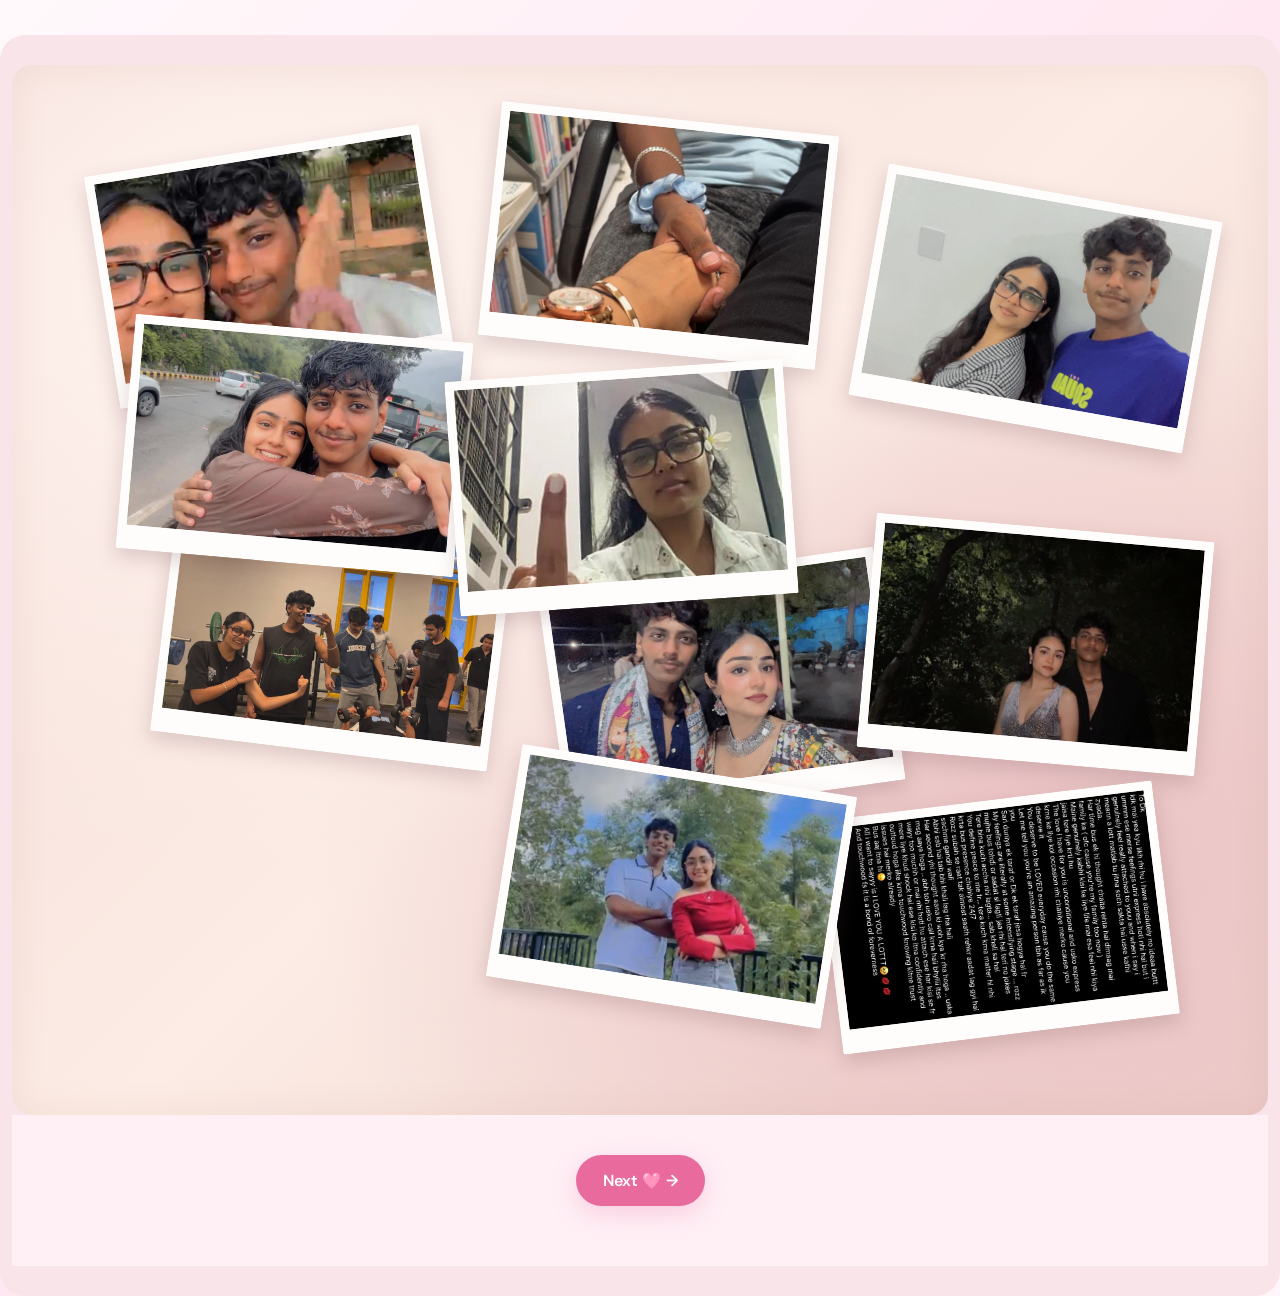
<file: memories.html>
<!DOCTYPE html>
<html lang="en">
<head>
    <meta charset="UTF-8">
    <meta name="viewport" content="width=device-width, initial-scale=1.0">
    <title>Our Memories 🩷</title>
    <link rel="stylesheet" href="style.css">
</head>
<body>

    <section id="memories" class="memories-page">
        <div class="memory-table">

            <img class="loose-photo photo-one" src="images/memory-1.jpg" alt="">
            <img class="loose-photo photo-two" src="images/memory-2.jpg" alt="">
            <img class="loose-photo photo-three" src="images/memory-3.jpg" alt="">
            <img class="loose-photo photo-four" src="images/memory-4.jpg" alt="">
            <img class="loose-photo photo-five" src="images/memory-5.jpg" alt="">
            <img class="loose-photo photo-six" src="images/memory-6.jpg" alt="">
            <img class="loose-photo photo-seven" src="images/memory-7.jpg" alt="">
            <img class="loose-photo photo-eight" src="images/memory-8.jpg" alt="">
            <img class="loose-photo photo-nine" src="images/memory-9.jpg" alt="">
            <img class="loose-photo photo-ten" src="images/memory-10.jpg" alt="">
        

        </div>

        <div class="memory-next">
            <a class="main-button" href="confirmation.html">
                Next 🩷 →
            </a>
        </div>
    </section>



</body>

</html>
</file>
<file: style.css>
@import url('https://fonts.googleapis.com/css2?family=DM+Sans:wght@400;500;600;700&family=Pacifico&display=swap');

:root {
    --pink: #e96b9d;
    --dark-pink: #ad3869;
    --light-pink: #fff0f6;
    --text: #654353;
}

* {
    margin: 0;
    padding: 0;
    box-sizing: border-box;
}

html {
    scroll-behavior: smooth;
}

body {
    min-height: 100vh;
    font-family: 'DM Sans', sans-serif;
    color: var(--text);
    background: linear-gradient(
        135deg,
        #fff9fc,
        #ffe8f1,
        #fff5fa
    );
    overflow-x: hidden;
}

.navbar {
    display: flex;
    justify-content: space-between;
    align-items: center;
    padding: 24px 8%;
    border-bottom: 1px solid #f5d5e2;
}

.logo {
    text-decoration: none;
    color: var(--dark-pink);
    font-size: 1.3rem;
    font-weight: 700;
}

.logo span,
.pink {
    color: var(--pink);
}

.nav-note {
    color: #a17b8b;
    font-size: 0.85rem;
}

.hero {
    min-height: 85vh;
    display: flex;
    align-items: center;
    justify-content: center;
    gap: 80px;
    padding: 60px 10%;
}

.hero-content {
    max-width: 470px;
    animation: appear 1s ease both;
}

.eyebrow {
    color: var(--pink);
    font-size: 0.75rem;
    letter-spacing: 3px;
    font-weight: 700;
    margin-bottom: 24px;
}

h1 {
    color: var(--dark-pink);
    font-size: clamp(4rem, 8vw, 6.5rem);
    letter-spacing: -5px;
    line-height: 1.1;
    margin-bottom: 24px;
}

.subtitle {
    font-size: 1.08rem;
    line-height: 1.9;
    color: #896777;
    margin-bottom: 30px;
}

.main-button {
    border: none;
    border-radius: 40px;
    padding: 15px 27px;
    background: var(--pink);
    color: white;
    font-size: 1rem;
    font-weight: 600;
    cursor: pointer;
    box-shadow: 0 8px 24px #e96b9d40;
    transition: 0.25s ease;
}

.main-button:hover {
    transform: translateY(-3px);
    background: var(--dark-pink);
}

.small-note {
    margin-top: 22px;
    color: #b18d9d;
    font-size: 0.8rem;
}

.photo-card {
    width: 300px;
    position: relative;
    background: white;
    padding: 13px 13px 20px;
    box-shadow: 0 20px 45px #a936681b;
    transform: rotate(4deg);
    animation: float 4s ease-in-out infinite;
}


.photo-placeholder {
    width: 100%;
    height: 320px;
    overflow: hidden;
    border-radius: 12px;
    position: relative;
}

.photo-placeholder img {
    width: 100%;
    height: 100%;
    object-fit: cover;
    display: block;
}


.big-heart {
    color: var(--pink);
    font-size: 4rem;
}

.photo-placeholder p {
    color: var(--dark-pink);
    font-weight: 600;
}

.photo-placeholder small {
    font-size: 0.75rem;
    color: #a17b8b;
}

.card-caption {
    text-align: center;
    padding-top: 15px;
    color: var(--dark-pink);
    font-family: 'Pacifico', cursive;
}

.tape {
    position: absolute;
    top: -10px;
    left: 38%;
    width: 75px;
    height: 23px;
    background: #f7b8cecc;
    transform: rotate(-8deg);
}

.hearts {
    position: fixed;
    top: 25%;
    left: 0;
    width: 100%;
    color: #ed9fbd;
    opacity: 0.35;
    font-size: 2rem;
    letter-spacing: 45px;
    pointer-events: none;
    z-index: -1;
}

.welcome-message {
    position: fixed;
    inset: 0;
    z-index: 20;
    display: flex;
    align-items: center;
    justify-content: center;
    padding: 20px;
    background: #7a345b55;
    backdrop-filter: blur(8px);
}

.hidden {
    display: none;
}

.message-card {
    max-width: 440px;
    width: 100%;
    background: #fff8fb;
    border: 1px solid #f5cbdc;
    border-radius: 25px;
    padding: 38px 28px;
    text-align: center;
    box-shadow: 0 20px 70px #74324b25;
    animation: appear 0.4s ease both;
}

.message-card h2 {
    color: var(--dark-pink);
    margin-bottom: 16px;
}

.message-card p {
    line-height: 1.8;
    color: #896777;
    margin-bottom: 25px;
}

@keyframes appear {
    from {
        opacity: 0;
        transform: translateY(18px);
    }
    to {
        opacity: 1;
        transform: translateY(0);
    }
}

@keyframes float {
    0%, 100% { transform: translateY(0) rotate(4deg); }
    50% { transform: translateY(-12px) rotate(2deg); }
}

@media (max-width: 750px) {
    .hero {
        flex-direction: column;
        gap: 50px;
        padding: 60px 7%;
        text-align: center;
    }

    .photo-card {
        width: 260px;
    }

    .photo-placeholder {
        height: 300px;
    }

    h1 {
        font-size: 4.3rem;
    }

    .nav-note {
        display: none;
    }
}

/* BIG TRANSLUCENT BACKGROUND HEARTS */
body {
    position: relative;
    isolation: isolate;
}

body::before,
body::after {
    content: "🩷";
    position: fixed;
    z-index: -1;
    pointer-events: none;
    color: #f58bb8;
    opacity: 0.13;
    font-size: 300px;
    line-height: 1;
    animation: bigHeartFloat 9s ease-in-out infinite;
}

body::before {
    top: 12%;
    left: -65px;
    transform: rotate(-20deg);
}

body::after {
    content: "🩷";
    bottom: -45px;
    right: -55px;
    font-size: 360px;
    animation-delay: -4s;
}

/* SMALL FLOATING HEARTS */
.hearts {
    position: fixed;
    inset: 0;
    width: 100%;
    height: 100%;
    overflow: hidden;
    color: #ed72a5;
    opacity: 0.65;
    font-size: 28px;
    letter-spacing: 25px;
    line-height: 2;
    pointer-events: none;
    z-index: -1;
    animation: littleHeartFloat 6s ease-in-out infinite;
}

/* SLOW, SOFT MOVEMENT */
@keyframes bigHeartFloat {
    0%, 100% {
        translate: 0 0;
        rotate: -8deg;
    }

    50% {
        translate: 0 -24px;
        rotate: 5deg;
    }
}

@keyframes littleHeartFloat {
    0%, 100% {
        transform: translateY(0);
    }

    50% {
        transform: translateY(-12px);
    }
}

/* Respect reduced-motion settings */
@media (prefers-reduced-motion: reduce) {
    body::before,
    body::after,
    .hearts,
    .photo-card {
        animation: none;
    }
}

/* PAGE 2: OUR STORY */

.story-page {
    padding: 100px 8%;
    background: rgba(255, 247, 251, 0.78);
    position: relative;
}

.story-heading {
    max-width: 650px;
    margin: 0 auto 75px;
    text-align: center;
}

.story-heading h2 {
    font-family: 'Pacifico', cursive;
    font-size: clamp(2.4rem, 5vw, 4rem);
    color: var(--dark-pink);
    margin: 15px 0;
    font-weight: 400;
}

.story-intro {
    max-width: 480px;
    margin: auto;
    line-height: 1.9;
    color: #896777;
}

.timeline {
    max-width: 850px;
    margin: auto;
    position: relative;
}

.timeline::before {
    content: "";
    position: absolute;
    left: 27px;
    top: 15px;
    bottom: 15px;
    width: 2px;
    background: #f1b2cc;
}

.story-item {
    position: relative;
    display: grid;
    grid-template-columns: 56px 1fr;
    gap: 25px;
    margin-bottom: 55px;
}

.story-number {
    width: 55px;
    height: 55px;
    border-radius: 50%;
    background: #ffe0ed;
    border: 2px solid #f3b0cb;
    color: var(--dark-pink);
    display: flex;
    align-items: center;
    justify-content: center;
    font-weight: 700;
    z-index: 1;
}

.story-content {
    background: rgba(255, 255, 255, 0.9);
    border: 1px solid #f5d5e2;
    border-radius: 22px;
    padding: 30px;
    box-shadow: 0 12px 35px #a936680b;
    transition: transform 0.25s ease;
}

.story-content:hover {
    transform: translateY(-4px);
}

.story-date {
    font-size: 0.72rem;
    letter-spacing: 2px;
    color: var(--pink);
    font-weight: 700;
    margin-bottom: 12px;
}

.story-content h3 {
    font-family: 'Pacifico', cursive;
    font-size: 1.65rem;
    font-weight: 400;
    color: var(--dark-pink);
    margin-bottom: 18px;
}

.story-content > p:not(.story-date) {
    line-height: 1.9;
    color: #896777;
    margin-bottom: 12px;
}

.story-image {
    margin-top: 24px;
    padding: 25px;
    min-height: 180px;
    background: linear-gradient(
        135deg,
        #ffe3ee,
        #fff7fb,
        #fbd8e6
    );
    border: 1px dashed #e9a4c0;
    border-radius: 15px;
    text-align: center;
    display: flex;
    flex-direction: column;
    align-items: center;
    justify-content: center;
    gap: 8px;
}

.story-image span {
    font-size: 2rem;
}

.story-image p {
    color: var(--dark-pink);
    font-weight: 600;
}

.story-image small {
    color: #a17b8b;
}

.story-note {
    margin-top: 25px;
    padding: 22px;
    border-radius: 15px;
    background: #fff0f6;
    color: #896777;
    line-height: 1.8;
}

.story-note > span:first-child {
    font-size: 1.6rem;
}

.story-note p {
    margin: 8px 0;
}

.final-note {
    text-align: center;
    font-family: 'Pacifico', cursive;
    color: var(--dark-pink);
}

.final-note span {
    font-size: 0.9rem;
}

.story-ending {
    text-align: center;
    margin-top: 65px;
}

.story-ending > p {
    font-family: 'Pacifico', cursive;
    font-size: 1.5rem;
    color: var(--dark-pink);
    margin-bottom: 22px;
}

@media (max-width: 600px) {
    .story-page {
        padding: 75px 5%;
    }

    .story-heading {
        margin-bottom: 45px;
    }

    .story-item {
        grid-template-columns: 38px 1fr;
        gap: 13px;
        margin-bottom: 30px;
    }

    .timeline::before {
        left: 18px;
    }

    .story-number {
        width: 38px;
        height: 38px;
        font-size: 0.8rem;
    }

    .story-content {
        padding: 20px;
    }

    .story-content h3 {
        font-size: 1.35rem;
    }
}

/* OUR STORY — PREMIUM SCRAPBOOK DESIGN */

.story-page {
    padding: 0 7%;
    overflow: hidden;
    background: linear-gradient(180deg, #fff7fb, #fffafd);
}

.story-hero {
    min-height: 610px;
    max-width: 1000px;
    margin: auto;
    display: flex;
    flex-direction: column;
    justify-content: center;
    align-items: center;
    text-align: center;
    padding: 100px 0;
}

.story-hero h2 {
    font-size: clamp(3rem, 7vw, 6rem);
    line-height: 1.2;
    letter-spacing: -3px;
    color: var(--dark-pink);
    margin: 20px 0;
}

.story-hero h2 span {
    font-family: 'Pacifico', cursive;
    color: var(--pink);
    font-weight: 400;
}

.story-intro {
    max-width: 570px;
    line-height: 2;
    color: #896777;
    font-size: 1.05rem;
}

.scroll-cue {
    margin-top: 35px;
    text-decoration: none;
    color: var(--dark-pink);
    font-size: 0.9rem;
    border-bottom: 1px solid #edb2ca;
    padding-bottom: 7px;
}

.story-chapter {
    max-width: 1100px;
    margin: 0 auto;
    padding: 95px 0;
    border-top: 1px solid #f4dbe5;
}

.chapter-label {
    color: var(--pink);
    letter-spacing: 3px;
    font-size: 0.75rem;
    font-weight: 700;
    margin-bottom: 38px;
}

.chapter-layout {
    display: grid;
    grid-template-columns: 1fr 0.9fr;
    align-items: center;
    gap: 75px;
}

.reverse-layout .chapter-layout {
    grid-template-columns: 0.9fr 1fr;
}

.chapter-copy h3,
.proposal-memory h3,
.peace-section h3,
.story-ending h3 {
    font-family: 'Pacifico', cursive;
    font-weight: 400;
    font-size: clamp(2rem, 4vw, 3.2rem);
    line-height: 1.45;
    color: var(--dark-pink);
    margin: 15px 0 25px;
}

.chapter-copy > p:not(.eyebrow) {
    color: #795968;
    font-size: 1rem;
    line-height: 2.05;
    margin-bottom: 20px;
}

.handwritten-note {
    font-family: 'Pacifico', cursive;
    color: var(--dark-pink);
    line-height: 1.9;
    font-size: 1.05rem;
    margin-top: 28px;
}

.highlight-quote {
    margin: 30px 0;
    padding: 25px;
    border-left: 3px solid #e96b9d;
    background: #fff0f6;
    color: var(--dark-pink);
    font-family: 'Pacifico', cursive;
    font-size: 1.2rem;
    line-height: 1.8;
}

.chapter-visual {
    background: white;
    padding: 12px 12px 20px;
    box-shadow: 0 20px 50px #a9366818;
    border: 1px solid #f6dce6;
}

.tilted-photo {
    transform: rotate(2deg);
}

.photo-slot {
    position: relative;
    min-height: 300px;
    background: linear-gradient(145deg, #fbd7e6, #fff7fb);
    overflow: hidden;
}

.photo-slot img {
    display: block;
    width: 100%;
    height: 360px;
    object-fit: cover;
}

.photo-caption {
    padding: 18px 8px 0;
    text-align: center;
    color: var(--dark-pink);
    font-family: 'Pacifico', cursive;
    font-size: 1rem;
}

.photo-fallback {
    min-height: 300px;
    padding: 25px;
    display: flex;
    flex-direction: column;
    align-items: center;
    justify-content: center;
    gap: 12px;
    text-align: center;
    color: #a35477;
    background: linear-gradient(145deg, #fbd7e6, #fff7fb);
}

.photo-fallback span {
    font-size: 2.5rem;
}

.photo-fallback strong {
    font-size: 1rem;
}

.photo-fallback small {
    font-size: 0.75rem;
    line-height: 1.7;
}

/* THE ORIGINAL PROPOSAL MESSAGE */

.proposal-memory {
    padding: 100px 15px;
    background: linear-gradient(145deg, #fff0f6, #fffafd);
    border-top: 1px solid #f4dbe5;
    border-bottom: 1px solid #f4dbe5;
    text-align: center;
}

.proposal-memory > .eyebrow,
.proposal-memory > h3,
.proposal-intro {
    max-width: 650px;
    margin-left: auto;
    margin-right: auto;
}

.proposal-intro {
    color: #896777;
    line-height: 1.9;
    margin-bottom: 35px;
}

.chat-window {
    max-width: 620px;
    margin: 35px auto;
    background: #f8f5f7;
    border: 1px solid #eedce5;
    border-radius: 24px;
    overflow: hidden;
    text-align: left;
    box-shadow: 0 20px 60px #9e456510;
}

.chat-top {
    display: flex;
    align-items: center;
    gap: 13px;
    padding: 18px 22px;
    background: #fffafd;
    border-bottom: 1px solid #f0dfe7;
}

.chat-avatar {
    width: 43px;
    height: 43px;
    display: flex;
    justify-content: center;
    align-items: center;
    border-radius: 50%;
    background: #f9d5e5;
    color: #ad3869;
    font-family: 'Pacifico', cursive;
    font-size: 1.4rem;
}

.chat-top strong,
.chat-top small {
    display: block;
}

.chat-top strong {
    color: #704253;
}

.chat-top small {
    margin-top: 4px;
    color: #a18591;
    font-size: 0.75rem;
}

.chat-body {
    padding: 25px 17px;
    background: #fff9fc;
}

.chat-date {
    text-align: center;
    color: #b28c9d;
    letter-spacing: 2px;
    font-size: 0.68rem;
    margin-bottom: 25px;
}

.chat-bubble {
    max-width: 88%;
    width: fit-content;
    padding: 15px 17px;
    margin-bottom: 15px;
    border-radius: 18px;
    font-size: 0.91rem;
    line-height: 1.85;
}

.chat-bubble.outgoing {
    margin-left: auto;
    background: #f9dce9;
    color: #704253;
    border-bottom-right-radius: 5px;
}

.confession-caption {
    max-width: 550px;
    margin: 35px auto 0;
}

/* THE HUG AND PEACE CHAPTER */

.peace-section {
    max-width: 850px;
    margin: auto;
    padding: 110px 0;
    text-align: center;
}

.peace-section > h3 {
    font-size: clamp(2.4rem, 5vw, 4rem);
}

.peace-photo {
    max-width: 520px;
    margin: 35px auto;
    padding: 12px 12px 15px;
    background: white;
    box-shadow: 0 20px 50px #a9366815;
    transform: rotate(-1deg);
}

.peace-photo img {
    display: block;
    width: 100%;
    max-height: 450px;
    object-fit: cover;
}

.peace-photo .photo-fallback {
    min-height: 300px;
}

.peace-letter {
    max-width: 680px;
    margin: 35px auto;
    text-align: left;
    padding: 35px;
    background: #fff5f9;
    border: 1px solid #f5d5e2;
    border-radius: 5px 25px 25px 25px;
}

.peace-letter p {
    line-height: 2.1;
    color: #795968;
    margin-bottom: 20px;
}

.peace-letter .handwritten-note {
    color: var(--dark-pink);
    margin-bottom: 0;
}

.story-ending {
    max-width: 750px;
    margin: auto;
    padding: 90px 0 120px;
    text-align: center;
    border-top: 1px solid #f4dbe5;
}

.story-ending > p:not(.eyebrow) {
    max-width: 600px;
    margin: 0 auto 30px;
    line-height: 2;
    color: #896777;
}

@media (max-width: 760px) {
    .story-page {
        padding: 0 6%;
    }

    .story-hero {
        min-height: 500px;
        padding: 75px 0;
    }

    .story-hero h2 {
        font-size: 3.2rem;
        letter-spacing: -1.5px;
    }

    .story-chapter {
        padding: 65px 0;
    }

    .chapter-layout,
    .reverse-layout .chapter-layout {
        grid-template-columns: 1fr;
        gap: 35px;
    }

    .reverse-layout .chapter-visual {
        order: 2;
    }

    .reverse-layout .chapter-copy {
        order: 1;
    }

    .chapter-copy h3,
    .proposal-memory h3 {
        font-size: 2.2rem;
    }

    .photo-slot img {
        height: 300px;
    }

    .proposal-memory {
        padding: 70px 0;
    }

    .chat-bubble {
        max-width: 95%;
        font-size: 0.85rem;
    }

    .peace-section {
        padding: 75px 0;
    }

    .peace-letter {
        padding: 23px;
    }
}

/* MEMORY LANE 🩷 */

.memories-page {
    padding: 55px 7%;
    background: linear-gradient(180deg, #fff7fb, #ffeaf3);
    border-radius: 28px;
    margin-top: 40px;
}

.memory-grid {
    display: grid;
    grid-template-columns: repeat(auto-fit, minmax(220px, 1fr));
    gap: 25px;
    max-width: 1000px;
    margin: 35px auto;
}

.memory-card {
    background: white;
    padding: 14px 14px 22px;
    border: 1px solid #f5d3e2;
    border-radius: 18px;
    box-shadow: 0 10px 28px #c76d941a;
    transition: transform 0.25s ease, box-shadow 0.25s ease;
}

.memory-card:hover {
    transform: translateY(-7px) rotate(-1deg);
    box-shadow: 0 16px 35px #c76d9430;
}

.memory-card img {
    width: 100%;
    height: 240px;
    object-fit: cover;
    border-radius: 12px;
    display: block;
    background: #ffe4ef;
}

.memory-card h3 {
    color: #b34d7c;
    margin: 18px 5px 8px;
}

.memory-card p {
    color: #896779;
    line-height: 1.7;
    margin: 0 5px;
}

/* THE MEMORY TABLE 🩷 */

.memories-page {
    padding: 30px 12px;
    margin-top: 35px;
    background: #f9e4e9;
    border-radius: 25px;
    overflow: hidden;
}

.memory-table {
    position: relative;
    width: 100%;
    min-height: 1050px;
    overflow: hidden;
    border-radius: 20px;
    background:
        radial-gradient(ellipse at 20% 20%, #fff5f0 0%, transparent 50%),
        radial-gradient(ellipse at 80% 75%, #eac2c4 0%, transparent 50%),
        linear-gradient(135deg, #f4d9d5, #fcece5, #edcfca);
    box-shadow: inset 0 0 35px #b77d7820;
}

.loose-photo {
    position: absolute;
    width: 27%;
    height: 235px;
    object-fit: cover;
    padding: 9px 9px 24px;
    background: #fffdfb;
    box-shadow: 0 8px 20px #67404a35;
    border-radius: 2px;
    transition: transform 0.3s ease, box-shadow 0.3s ease;
    cursor: pointer;
}

.loose-photo:hover {
    transform: rotate(0deg) scale(1.08) !important;
    z-index: 10;
    box-shadow: 0 16px 35px #67404a50;
}

.photo-one {
    top: 8%;
    left: 7%;
    transform: rotate(-9deg);
}

.photo-two {
    top: 5%;
    left: 38%;
    transform: rotate(6deg);
}

.photo-three {
    top: 12%;
    right: 5%;
    transform: rotate(10deg);
}

.photo-four {
    top: 43%;
    left: 12%;
    transform: rotate(7deg);
}

.photo-five {
    top: 48%;
    left: 43%;
    transform: rotate(-8deg);
}

.photo-six {
    top: 44%;
    right: 5%;
    transform: rotate(5deg);
}

@media (max-width: 600px) {
    .memories-page {
        padding: 12px;
    }

    .memory-table {
        min-height: 850px;
    }

    .loose-photo {
        width: 37%;
        height: 165px;
        padding: 6px 6px 17px;
    }

    .photo-one {
        top: 5%;
        left: 5%;
    }

    .photo-two {
        top: 8%;
        left: 49%;
    }

    .photo-three {
        top: 34%;
        right: 5%;
    }

    .photo-four {
        top: 37%;
        left: 5%;
    }

    .photo-five {
        top: 65%;
        left: 10%;
    }

    .photo-six {
        top: 63%;
        right: 5%;
    }
}

/* FOUR MORE LITTLE MEMORIES 🩷 */

.photo-seven {
    top: 29%;
    left: 35%;
    transform: rotate(-4deg);
    z-index: 2;
}

.photo-eight {
    top: 67%;
    left: 39%;
    transform: rotate(9deg);
    z-index: 3;
}

.photo-nine {
    top: 25%;
    left: 9%;
    transform: rotate(5deg);
    z-index: 1;
}

.photo-ten {
    top: 70%;
    right: 8%;
    transform: rotate(-7deg);
    z-index: 2;
}

@media (max-width: 600px) {
    .photo-seven {
        top: 23%;
        left: 30%;
    }

    .photo-eight {
        top: 50%;
        left: 32%;
    }

    .photo-nine {
        top: 25%;
        left: 5%;
    }

    .photo-ten {
        top: 72%;
        right: 5%;
    }
}

/* MEMORY PAGE NAVIGATION 🩷 */

.memory-next {
    text-align: center;
    padding: 35px 15px 55px;
}

.memory-next .main-button {
    display: inline-block;
    text-decoration: none;
    cursor: pointer;
}

.memory-table {
    min-height: 1050px;
}

@media (max-width: 600px) {
    .memory-table {
        min-height: 850px;
    }
}

.memory-next {
    display: block !important;
    position: relative;
    z-index: 20;
    width: 100%;
    box-sizing: border-box;
    text-align: center;
    padding: 35px 15px 55px;
    clear: both;
}

.memory-next .main-button {
    display: inline-block !important;
    visibility: visible !important;
    opacity: 1 !important;
    text-decoration: none;
    cursor: pointer;
}

.memory-table {
    position: relative;
    z-index: 1;
    min-height: 1050px;
}

.memory-next {
    position: relative;
    z-index: 999;
    display: flex !important;
    justify-content: center;
    align-items: center;
    clear: both;
    padding: 40px 20px 60px;
    min-height: 100px;
    background: #fff0f6;
}

.memory-next a {
    position: relative;
    z-index: 1000;
    display: inline-block !important;
    visibility: visible !important;
    opacity: 1 !important;
}

.confirmation-page {
    min-height: 100vh;
    box-sizing: border-box;
    display: flex;
    align-items: center;
    justify-content: center;
    padding: 30px 18px;
    background: linear-gradient(135deg, #fff5f7, #f9e1e9, #fceef1);
}

.confirmation-card {
    width: 100%;
    max-width: 620px;
    box-sizing: border-box;
    padding: 42px 28px;
    text-align: center;
    background: rgba(255, 255, 255, 0.85);
    border: 1px solid #f2d5df;
    border-radius: 28px;
    box-shadow: 0 15px 45px #a85c7518;
}

.confirmation-card h1 {
    color: #78485a;
    font-size: clamp(28px, 5vw, 42px);
    line-height: 1.25;
    margin: 18px 0;
}

.confirmation-text {
    color: #795d68;
    font-size: 16px;
    line-height: 1.8;
}

.confirmation-buttons {
    display: flex;
    justify-content: center;
    align-items: center;
    flex-wrap: wrap;
    gap: 14px;
    margin-top: 28px;
}

.secondary-button {
    padding: 13px 25px;
    border: 1px solid #e5b7c8;
    border-radius: 30px;
    background: #fff;
    color: #9b5975;
    font-size: 15px;
    cursor: pointer;
}

#codeSection {
    margin-top: 25px;
}

#secretCode {
    display: block;
    width: 100%;
    max-width: 280px;
    box-sizing: border-box;
    margin: 18px auto;
    padding: 14px 16px;
    border: 1px solid #e5b7c8;
    border-radius: 14px;
    background: #fffafd;
    font-size: 16px;
    text-align: center;
    outline-color: #d98eac;
}

#errorMessage {
    color: #a34e70;
    font-size: 14px;
}

#laterMessage {
    color: #795d68;
    line-height: 1.8;
    margin-top: 25px;
}

#laterMessage a {
    color: #a34e70;
}

.hidden {
    display: none !important;
}

@media (max-width: 480px) {
    .confirmation-card {
        padding: 32px 20px;
    }
}


.bf-question {
    text-align: center;
    font-family: 'Caveat', cursive;
    font-size: clamp(25px, 5vw, 34px);
    font-weight: 700;
    color: #984660;
    margin: 25px 0 5px;
}

.bf-subtext {
    text-align: center;
    font-family: 'Caveat', cursive;
    font-size: 21px;
    color: #b17b8d;
    margin: 0 0 25px;
}

/* Chapter 1 photo fix */
.chapter-visual .photo-slot {
    position: relative;
    width: 100%;
    height: 480px;
    overflow: hidden;
    display: block;
}

.chapter-visual .photo-slot img {
    display: block;
    width: 100%;
    height: 100%;
    object-fit: cover;
    object-position: center;
}

.chapter-visual .photo-slot .photo-fallback {
    display: none;
}

/* Chapter 5 photo fix */
.peace-photo {
    position: relative;
    width: 100%;
    max-width: 450px;
    height: 420px;
    overflow: hidden;
    margin: 25px auto;
}

.peace-photo img {
    display: block;
    width: 100%;
    height: 100%;
    object-fit: cover;
    object-position: center;
}

.peace-photo .photo-fallback {
    display: none;
    width: 100%;
    height: 100%;
    box-sizing: border-box;
    align-items: center;
    justify-content: center;
    flex-direction: column;
    gap: 12px;
    text-align: center;
}
</file>
